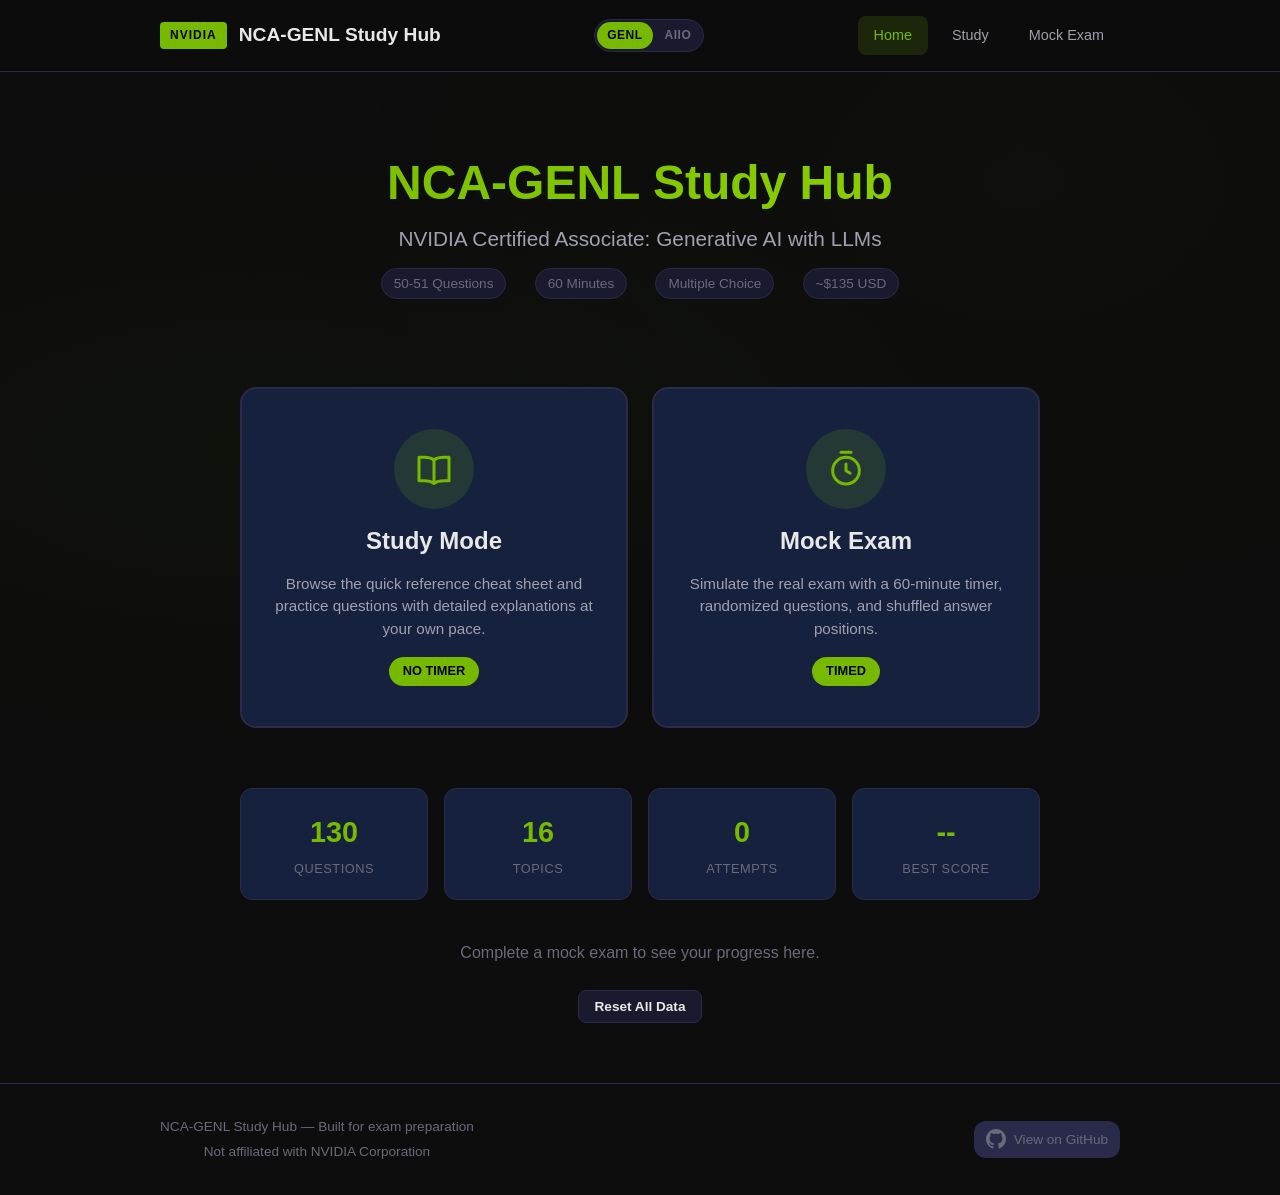
<file: docs/index.html>
<!DOCTYPE html>
<html lang="en">
<head>
  <meta charset="UTF-8">
  <meta name="viewport" content="width=device-width, initial-scale=1.0">
  <title>NCA-GENL Study Hub | NVIDIA Certified Associate</title>
  <link rel="icon" type="image/x-icon" href="favicon.ico">
  <link rel="stylesheet" href="css/styles.css">
</head>
<body>
  <!-- Navbar -->
  <nav class="navbar">
    <div class="container">
      <a href="index.html" class="navbar-brand">
        <span class="nvidia-badge">NVIDIA</span>
        NCA-GENL Study Hub
      </a>
      <div class="track-switch" aria-label="Certification track">
        <a href="index.html" class="active">GENL</a>
        <a href="aiio.html">AIIO</a>
      </div>
      <div class="navbar-links">
        <a href="index.html" class="active">Home</a>
        <a href="study.html">Study</a>
        <a href="exam.html">Mock Exam</a>
      </div>
    </div>
  </nav>

  <!-- Hero -->
  <section class="hero">
    <div class="container">
      <h1>NCA-GENL Study Hub</h1>
      <p class="subtitle">NVIDIA Certified Associate: Generative AI with LLMs</p>
      <div class="exam-info">
        <span>50-51 Questions</span>
        <span>60 Minutes</span>
        <span>Multiple Choice</span>
        <span>~$135 USD</span>
      </div>
    </div>
  </section>

  <!-- Mode Cards -->
  <section class="container">
    <div class="mode-cards">
      <a href="study.html" class="mode-card">
        <div class="icon">
          <svg class="mode-icon" viewBox="0 0 24 24" fill="none" stroke="currentColor" stroke-width="1.8" stroke-linecap="round" stroke-linejoin="round" aria-hidden="true" focusable="false">
            <path d="M12 6.5C10.5 5.5 8.5 5 6 5H3v14h3c2.5 0 4.5.5 6 1.5"/>
            <path d="M12 6.5C13.5 5.5 15.5 5 18 5h3v14h-3c-2.5 0-4.5.5-6 1.5"/>
            <path d="M12 6.5v14"/>
          </svg>
        </div>
        <h2>Study Mode</h2>
        <p>Browse the quick reference cheat sheet and practice questions with detailed explanations at your own pace.</p>
        <span class="badge">NO TIMER</span>
      </a>
      <a href="exam.html" class="mode-card">
        <div class="icon">
          <svg class="mode-icon" viewBox="0 0 24 24" fill="none" stroke="currentColor" stroke-width="1.8" stroke-linecap="round" stroke-linejoin="round" aria-hidden="true" focusable="false">
            <circle cx="12" cy="13" r="8"/>
            <path d="M12 9v4l2.5 1.5"/>
            <path d="M9 2h6"/>
          </svg>
        </div>
        <h2>Mock Exam</h2>
        <p>Simulate the real exam with a 60-minute timer, randomized questions, and shuffled answer positions.</p>
        <span class="badge">TIMED</span>
      </a>
    </div>
  </section>

  <!-- Stats -->
  <section class="container">
    <div class="stats-bar" id="statsBar">
      <div class="stat-item">
        <div class="stat-value" id="statTotal">--</div>
        <div class="stat-label">Questions</div>
      </div>
      <div class="stat-item">
        <div class="stat-value" id="statTopics">--</div>
        <div class="stat-label">Topics</div>
      </div>
      <div class="stat-item">
        <div class="stat-value" id="statAttempts">0</div>
        <div class="stat-label">Attempts</div>
      </div>
      <div class="stat-item">
        <div class="stat-value" id="statBestScore">--</div>
        <div class="stat-label">Best Score</div>
      </div>
    </div>
  </section>

  <!-- Recent Activity -->
  <section class="container" style="max-width: 800px; margin-bottom: 60px;">
    <div id="recentActivity" style="text-align: center;">
      <p class="text-muted">Complete a mock exam to see your progress here.</p>
    </div>
    <div style="text-align: center; margin-top: 24px;">
      <button class="btn btn-secondary btn-sm" onclick="resetAllData()">Reset All Data</button>
    </div>
  </section>

  <!-- Footer -->
  <footer class="footer">
    <div class="container">
      <div style="display: flex; justify-content: space-between; align-items: center;">
        <div>
          <p>NCA-GENL Study Hub &mdash; Built for exam preparation</p>
          <p style="margin-top: 4px;">Not affiliated with NVIDIA Corporation</p>
        </div>
        <a href="https://github.com/Houssemamor/NVIDIA-NCA-GENL-Training" target="_blank" rel="noopener" style="display: inline-flex; align-items: center; gap: 8px; padding: 8px 12px; background: var(--border-color); border-radius: var(--radius-md); text-decoration: none; color: inherit; transition: background 0.2s;" onmouseover="this.style.background='var(--bg-card)'" onmouseout="this.style.background='var(--border-color)'">
          <svg width="20" height="20" viewBox="0 0 24 24" fill="currentColor" xmlns="http://www.w3.org/2000/svg">
            <path d="M12 0c-6.626 0-12 5.373-12 12 0 5.302 3.438 9.8 8.207 11.387.599.111.793-.261.793-.577v-2.234c-3.338.726-4.033-1.416-4.033-1.416-.546-1.387-1.333-1.756-1.333-1.756-1.089-.745.083-.729.083-.729 1.205.084 1.839 1.237 1.839 1.237 1.07 1.834 2.807 1.304 3.492.997.107-.775.418-1.305.762-1.604-2.665-.305-5.467-1.334-5.467-5.931 0-1.311.469-2.381 1.236-3.221-.124-.303-.535-1.524.117-3.176 0 0 1.008-.322 3.301 1.23.957-.266 1.983-.399 3.003-.404 1.02.005 2.047.138 3.006.404 2.291-1.552 3.297-1.23 3.297-1.23.653 1.653.242 2.874.118 3.176.77.84 1.235 1.911 1.235 3.221 0 4.609-2.807 5.624-5.479 5.921.43.372.823 1.102.823 2.222v 3.293c0 .319.192.694.801.576 4.765-1.589 8.199-6.086 8.199-11.386 0-6.627-5.373-12-12-12z"/>
          </svg>
          View on GitHub
        </a>
      </div>
    </div>
  </footer>

  <script src="js/questions.js"></script>
  <script>
    document.addEventListener('DOMContentLoaded', function() {
      // Populate stats
      if (typeof QUESTIONS_DB !== 'undefined') {
        document.getElementById('statTotal').textContent = QUESTIONS_DB.questions.length;
        document.getElementById('statTopics').textContent = QUESTIONS_DB.metadata.topics.length;
      }

      // Load localStorage stats
      loadStats();
    });

    function loadStats() {
      var history = JSON.parse(localStorage.getItem('nca_genl_history') || '[]');
      var attempts = history.length;
      document.getElementById('statAttempts').textContent = attempts;

      if (attempts > 0) {
        var bestPercent = Math.max.apply(null, history.map(function(h) { return h.percent; }));
        document.getElementById('statBestScore').textContent = bestPercent + '%';

        var latest = history[history.length - 1];
        var activityEl = document.getElementById('recentActivity');
        activityEl.innerHTML =
          '<div style="background: var(--bg-card); border: 1px solid var(--border-color); border-radius: var(--radius-md); padding: 20px;">' +
          '<h4 style="margin-bottom: 12px;">Recent Activity</h4>' +
          history.slice(-5).reverse().map(function(h) {
            var cls = h.percent >= 90 ? 'color:var(--success)' :
                      h.percent >= 80 ? 'color:var(--nv-green)' :
                      h.percent >= 70 ? 'color:var(--warning)' : 'color:var(--danger)';
            return '<div style="display:flex;justify-content:space-between;padding:8px 0;border-bottom:1px solid var(--border-color);">' +
              '<span class="text-muted">' + h.date + '</span>' +
              '<span style="' + cls + ';font-weight:700;">' + h.score + '/' + h.total + ' (' + h.percent + '%)</span>' +
              '</div>';
          }).join('') +
          '</div>';
      } else {
        document.getElementById('statBestScore').textContent = '--';
      }
    }

    function resetAllData() {
      if (confirm('Are you sure you want to reset ALL saved data? This cannot be undone.')) {
        localStorage.removeItem('nca_genl_history');
        localStorage.removeItem('nca_genl_exam_session');
        location.reload();
      }
    }
  </script>
</body>
</html>
</file>
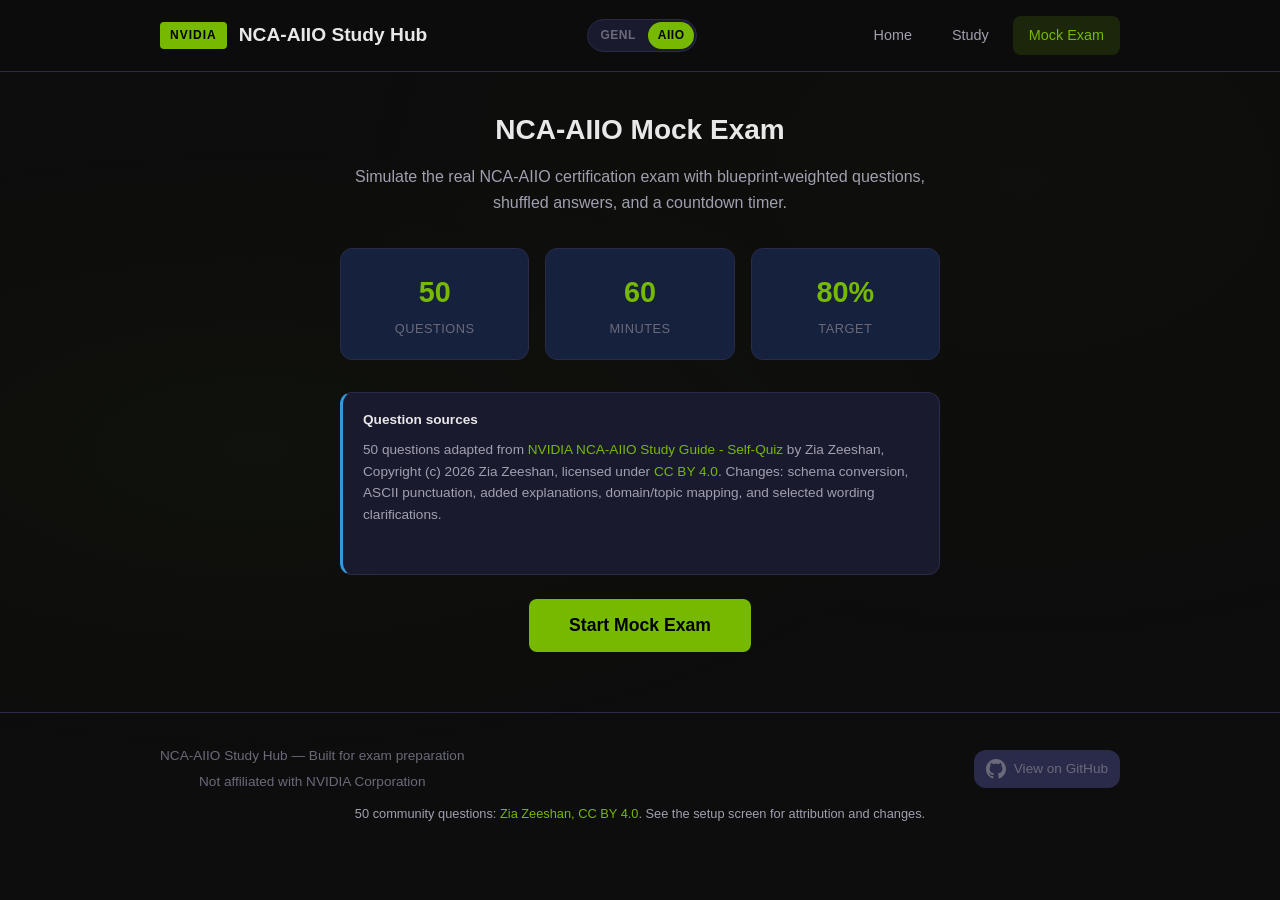
<file: docs/aiio-exam.html>
<!DOCTYPE html>
<html lang="en">
<head>
  <meta charset="UTF-8">
  <meta name="viewport" content="width=device-width, initial-scale=1.0">
  <title>Mock Exam | NCA-AIIO Study Hub</title>
  <link rel="icon" type="image/x-icon" href="favicon.ico">
  <link rel="stylesheet" href="css/styles.css">
</head>
<body>
  <!-- Navbar -->
  <nav class="navbar" aria-label="Primary">
    <div class="container">
      <a href="aiio.html" class="navbar-brand">
        <span class="nvidia-badge">NVIDIA</span>
        NCA-AIIO Study Hub
      </a>
      <div class="track-switch" aria-label="Certification track">
        <a href="index.html">GENL</a>
        <a href="aiio.html" class="active">AIIO</a>
      </div>
      <div class="navbar-links">
        <a href="aiio.html">Home</a>
        <a href="aiio-study.html">Study</a>
        <a href="aiio-exam.html" class="active">Mock Exam</a>
      </div>
    </div>
  </nav>

  <div class="container">

    <!-- SETUP SCREEN -->
    <div id="examSetup" class="exam-setup">
      <h2>NCA-AIIO Mock Exam</h2>
      <p>Simulate the real NCA-AIIO certification exam with blueprint-weighted questions, shuffled answers, and a countdown timer.</p>

      <div class="exam-info-grid">
        <div class="exam-info-item">
          <div class="value">50</div>
          <div class="label">Questions</div>
        </div>
        <div class="exam-info-item">
          <div class="value">60</div>
          <div class="label">Minutes</div>
        </div>
        <div class="exam-info-item">
          <div class="value">80%</div>
          <div class="label">Target</div>
        </div>
      </div>

      <div class="source-notice" style="text-align: left;">
        <strong>Question sources</strong>
        <p>
          50 questions adapted from
          <a href="https://github.com/ziash/nvidia-nca-aiio-study-guide" target="_blank" rel="noopener">NVIDIA NCA-AIIO Study Guide - Self-Quiz</a>
          by Zia Zeeshan, Copyright (c) 2026 Zia Zeeshan, licensed under
          <a href="https://creativecommons.org/licenses/by/4.0/" target="_blank" rel="noopener">CC BY 4.0</a>.
          Changes: schema conversion, ASCII punctuation, added explanations, domain/topic mapping, and selected wording clarifications.
        </p>
      </div>

      <div id="resumePrompt" class="hidden" style="background: var(--bg-card); border: 1px solid var(--warning); border-radius: var(--radius-md); padding: 20px; margin-bottom: 24px;">
        <p style="color: var(--warning); font-weight: 600; margin-bottom: 12px;">You have an unfinished exam session.</p>
        <div style="display: flex; gap: 12px; justify-content: center;">
          <button class="btn btn-primary" onclick="resumeExam()">Resume Exam</button>
          <button class="btn btn-secondary" onclick="discardSession()">Start Fresh</button>
        </div>
      </div>

      <button id="startBtn" class="btn btn-primary btn-lg" onclick="startExam()">Start Mock Exam</button>
    </div>

    <!-- EXAM INTERFACE -->
    <div id="examContainer" class="exam-container">
      <!-- Top Bar -->
      <div class="exam-topbar">
        <div class="timer" id="timer">
          <span class="timer-icon" aria-hidden="true">
            <svg viewBox="0 0 24 24" fill="none" stroke="currentColor" stroke-width="2" stroke-linecap="round" stroke-linejoin="round" focusable="false">
              <circle cx="12" cy="13" r="8"/>
              <path d="M12 9v4l2.5 1.5"/>
              <path d="M9 2h6"/>
            </svg>
          </span>
          <span id="timerDisplay">60:00</span>
        </div>
        <div class="exam-progress">
          <span id="progressText">1 / 50</span>
          <div class="progress-bar">
            <div class="progress-fill" id="progressFill" style="width: 2%"></div>
          </div>
          <span id="answeredCount">0 answered</span>
        </div>
      </div>

      <!-- Question Grid -->
      <div class="question-grid" id="questionGrid"></div>

      <!-- Current Question -->
      <div class="exam-question" id="examQuestion">
        <div class="question-header">
          <span class="question-number" id="qNumber">Q1</span>
          <span class="question-topic" id="qTopic">Topic</span>
        </div>
        <div class="question-text" id="qText">Loading...</div>
        <div class="options-list" id="qOptions"></div>
      </div>

      <!-- Navigation -->
      <div class="exam-nav">
        <button class="nav-btn" id="prevBtn" onclick="prevQuestion()">
          <svg viewBox="0 0 24 24" fill="none" stroke="currentColor" stroke-width="2" stroke-linecap="round" stroke-linejoin="round" aria-hidden="true" focusable="false">
            <path d="M15 18l-6-6 6-6"/>
          </svg>
          Previous
        </button>
        <button class="mark-review-btn" id="markBtn" onclick="toggleMark()">
          <svg viewBox="0 0 24 24" fill="none" stroke="currentColor" stroke-width="2" stroke-linecap="round" stroke-linejoin="round" aria-hidden="true" focusable="false">
            <path d="M5 21V4"/>
            <path d="M5 4h11l-1.5 3L16 10H5"/>
          </svg>
          <span id="markBtnLabel">Mark for Review</span>
        </button>
        <button class="nav-btn" id="nextBtn" onclick="nextQuestion()">
          Next
          <svg viewBox="0 0 24 24" fill="none" stroke="currentColor" stroke-width="2" stroke-linecap="round" stroke-linejoin="round" aria-hidden="true" focusable="false">
            <path d="M9 18l6-6-6-6"/>
          </svg>
        </button>
      </div>

      <!-- Submit -->
      <div class="submit-section">
        <button class="btn btn-primary btn-lg" onclick="confirmSubmit()">Submit Exam</button>
      </div>
    </div>

    <!-- RESULTS -->
    <div id="resultsContainer" class="results-container">
      <h2 style="margin-bottom: 24px;">Exam Results</h2>

      <div class="results-score-circle" id="scoreCircle">
        <div class="score-percent" id="scorePercent">0%</div>
        <div class="score-label" id="scoreRaw">0/50</div>
      </div>

      <div class="results-message" id="resultsMessage">--</div>
      <div class="results-detail" id="resultsDetail">--</div>

      <div class="results-stats">
        <div class="results-stat">
          <div class="value text-green" id="resultCorrect">0</div>
          <div class="label">Correct</div>
        </div>
        <div class="results-stat">
          <div class="value" style="color: var(--danger)" id="resultIncorrect">0</div>
          <div class="label">Incorrect</div>
        </div>
        <div class="results-stat">
          <div class="value text-muted" id="resultUnanswered">0</div>
          <div class="label">Unanswered</div>
        </div>
        <div class="results-stat">
          <div class="value" id="resultTime">--</div>
          <div class="label">Time Used</div>
        </div>
      </div>

      <div class="results-actions">
        <button class="btn btn-primary" onclick="showReview()">Review Answers</button>
        <button class="btn btn-secondary" onclick="restartExam()">Take New Exam</button>
        <a href="aiio.html" class="btn btn-secondary">Back to Home</a>
      </div>

      <!-- Review -->
      <div class="review-section hidden" id="reviewSection">
        <h3>Answer Review</h3>
        <div class="review-filter-bar">
          <button class="topic-btn active" onclick="filterReview('all', this)">All</button>
          <button class="topic-btn" onclick="filterReview('incorrect', this)">Incorrect Only</button>
          <button class="topic-btn" onclick="filterReview('correct', this)">Correct Only</button>
          <button class="topic-btn" onclick="filterReview('unanswered', this)">Unanswered</button>
        </div>
        <div id="reviewList"></div>
      </div>
    </div>

  </div>

  <!-- Footer -->
  <footer class="footer">
    <div class="container">
      <div style="display: flex; justify-content: space-between; align-items: center;">
        <div>
          <p>NCA-AIIO Study Hub &mdash; Built for exam preparation</p>
          <p style="margin-top: 4px;">Not affiliated with NVIDIA Corporation</p>
        </div>
        <a href="https://github.com/Houssemamor/NVIDIA-NCA-GENL-Training" target="_blank" rel="noopener" style="display: inline-flex; align-items: center; gap: 8px; padding: 8px 12px; background: var(--border-color); border-radius: var(--radius-md); text-decoration: none; color: inherit; transition: background 0.2s;" onmouseover="this.style.background='var(--bg-card)'" onmouseout="this.style.background='var(--border-color)'">
          <svg width="20" height="20" viewBox="0 0 24 24" fill="currentColor" xmlns="http://www.w3.org/2000/svg">
            <path d="M12 0c-6.626 0-12 5.373-12 12 0 5.302 3.438 9.8 8.207 11.387.599.111.793-.261.793-.577v-2.234c-3.338.726-4.033-1.416-4.033-1.416-.546-1.387-1.333-1.756-1.333-1.756-1.089-.745.083-.729.083-.729 1.205.084 1.839 1.237 1.839 1.237 1.07 1.834 2.807 1.304 3.492.997.107-.775.418-1.305.762-1.604-2.665-.305-5.467-1.334-5.467-5.931 0-1.311.469-2.381 1.236-3.221-.124-.303-.535-1.524.117-3.176 0 0 1.008-.322 3.301 1.23.957-.266 1.983-.399 3.003-.404 1.02.005 2.047.138 3.006.404 2.291-1.552 3.297-1.23 3.297-1.23.653 1.653.242 2.874.118 3.176.77.84 1.235 1.911 1.235 3.221 0 4.609-2.807 5.624-5.479 5.921.43.372.823 1.102.823 2.222v 3.293c0 .319.192.694.801.576 4.765-1.589 8.199-6.086 8.199-11.386 0-6.627-5.373-12-12-12z"/>
          </svg>
          View on GitHub
        </a>
      </div>
      <p class="source-credit">
        50 community questions: <a href="aiio.html#sources">Zia Zeeshan, CC BY 4.0</a>. See the setup screen for attribution and changes.
      </p>
    </div>
  </footer>

  <script>
    window.TRACK_CONFIG = {
      bankGlobal: 'QUESTIONS_DB_AIIO',
      examName: 'NCA-AIIO',
      storagePrefix: 'nca_aiio',
      questionCount: 50,
      timeLimitSeconds: 3600,
      targetPercent: 80,
      // Blueprint weighting: 38% Essential AI, 40% Infrastructure, 22% Operations.
      domainQuotas: {
        'Essential AI Knowledge': 19,
        'AI Infrastructure': 20,
        'AI Operations': 11
      }
    };
  </script>
  <script src="js/questions-aiio.js"></script>
  <script src="js/questions-aiio-community.js"></script>
  <script src="js/questions-aiio-combined.js"></script>
  <script src="js/exam.js"></script>
</body>
</html>
</file>
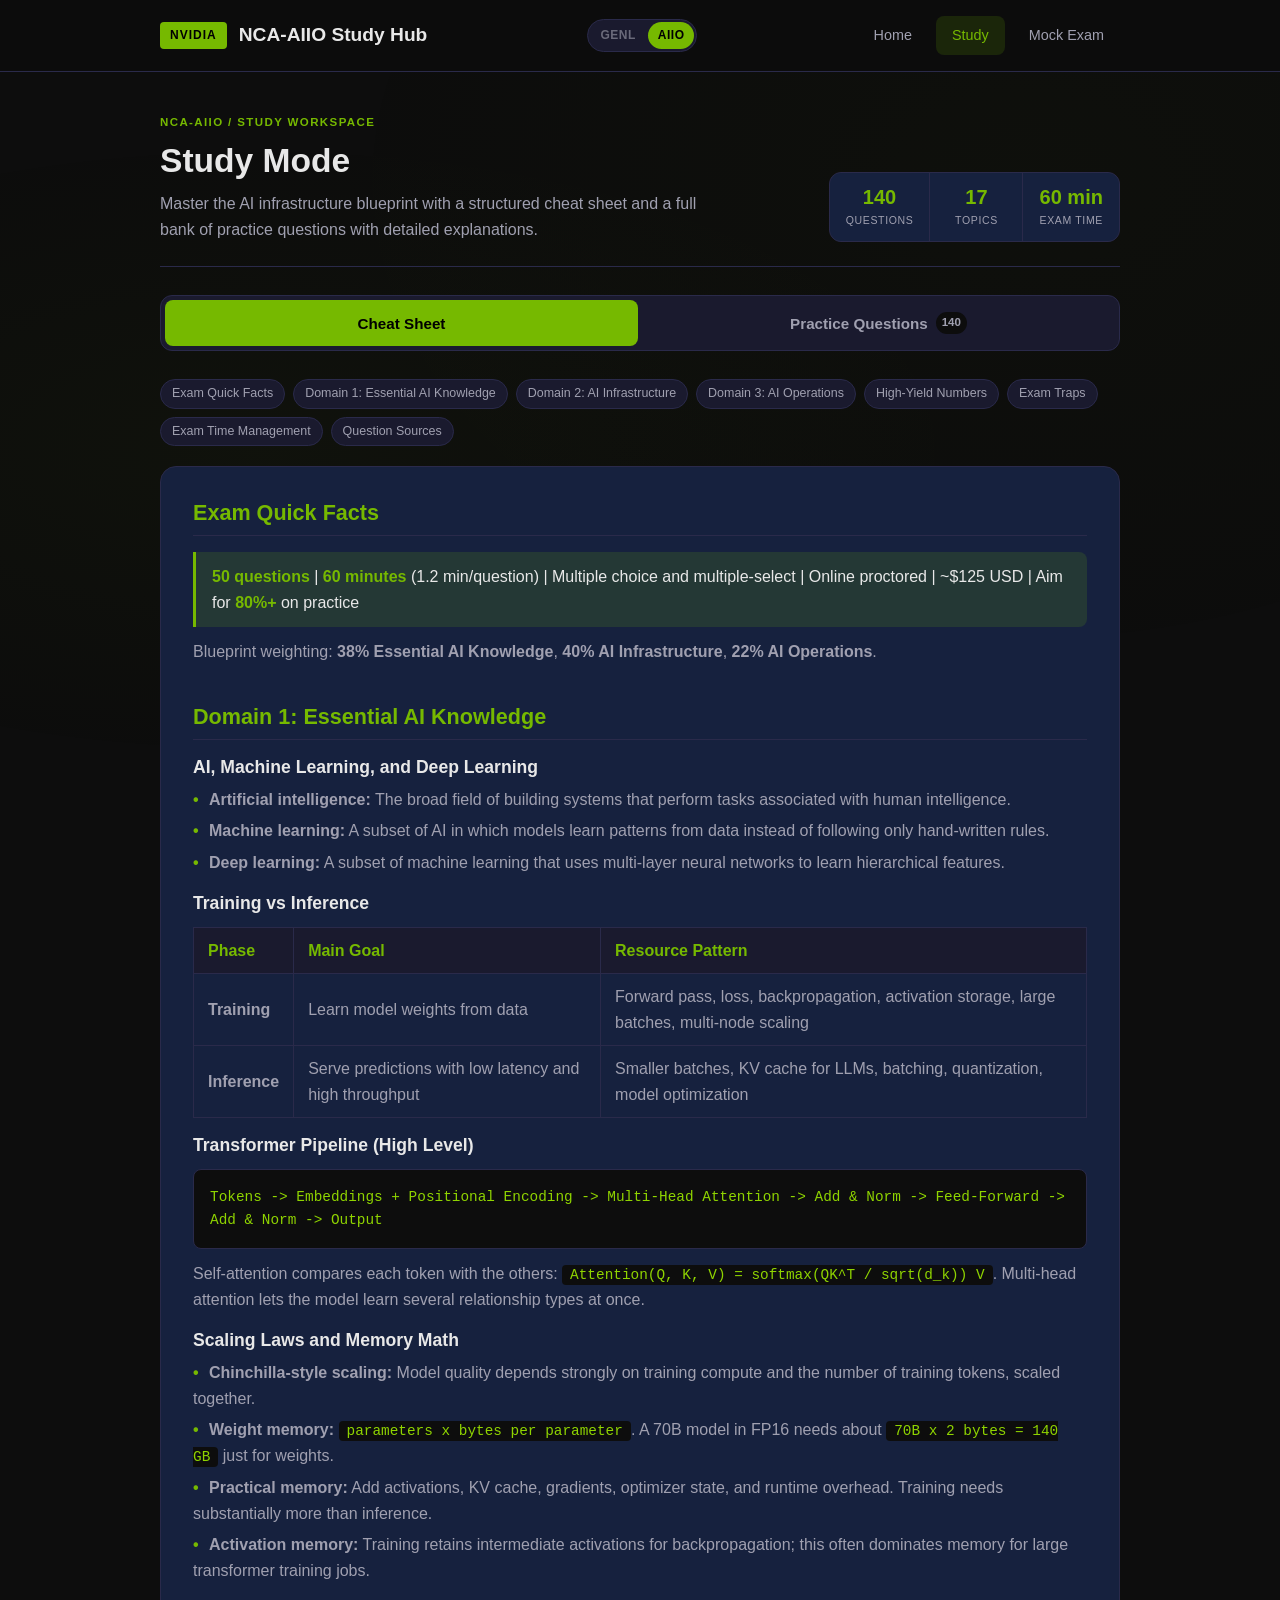
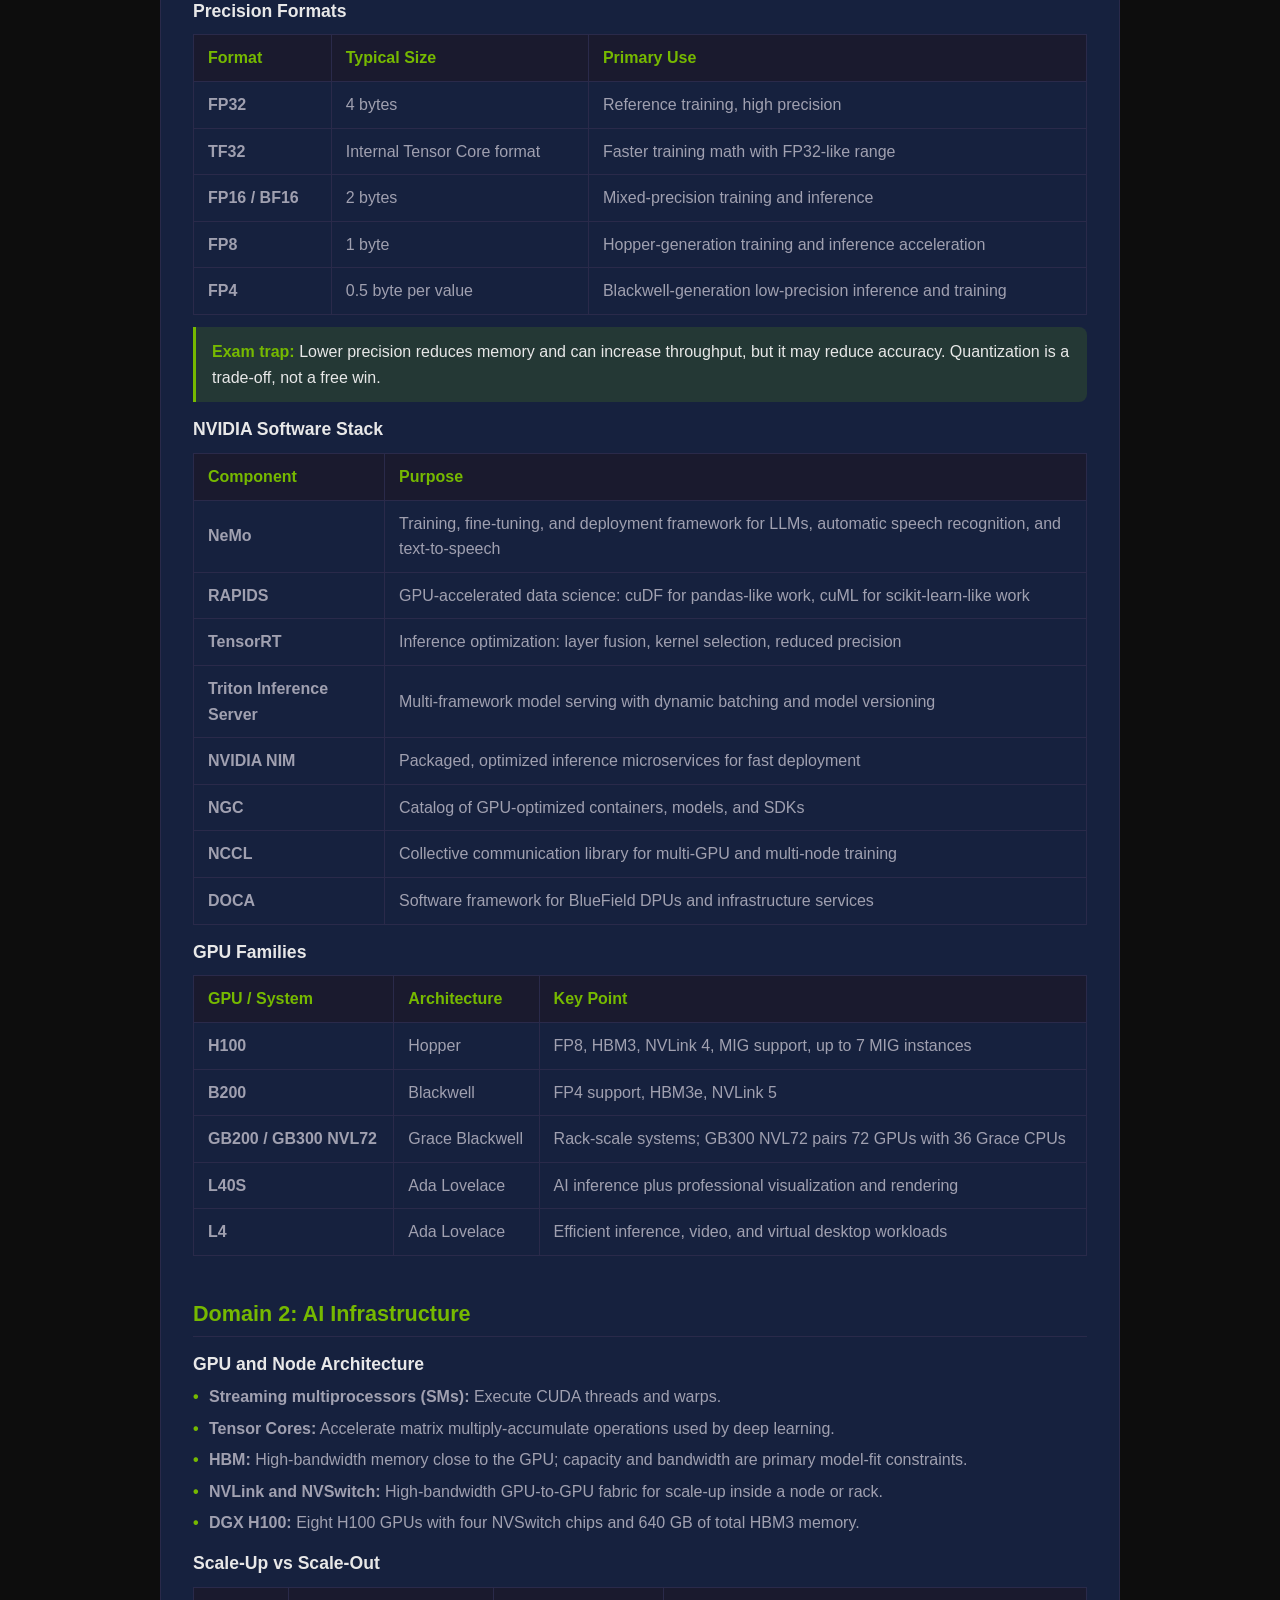
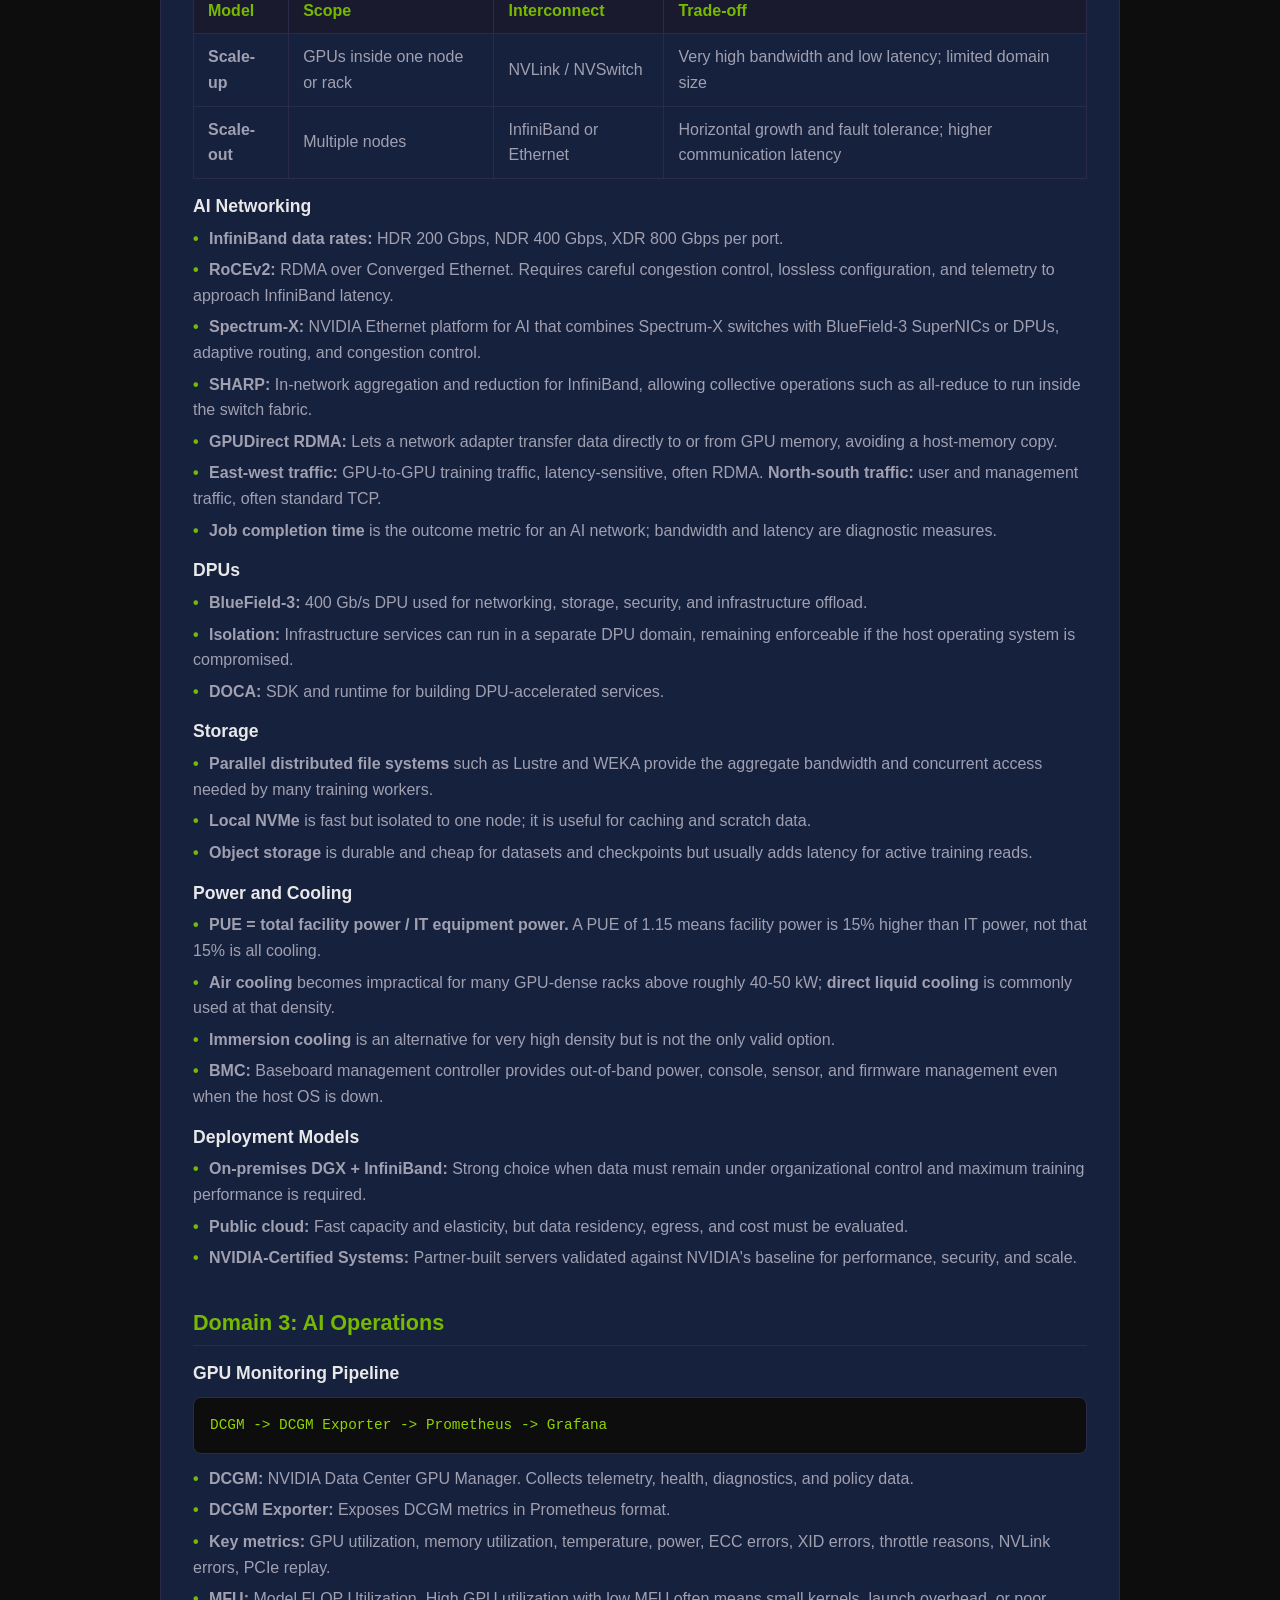
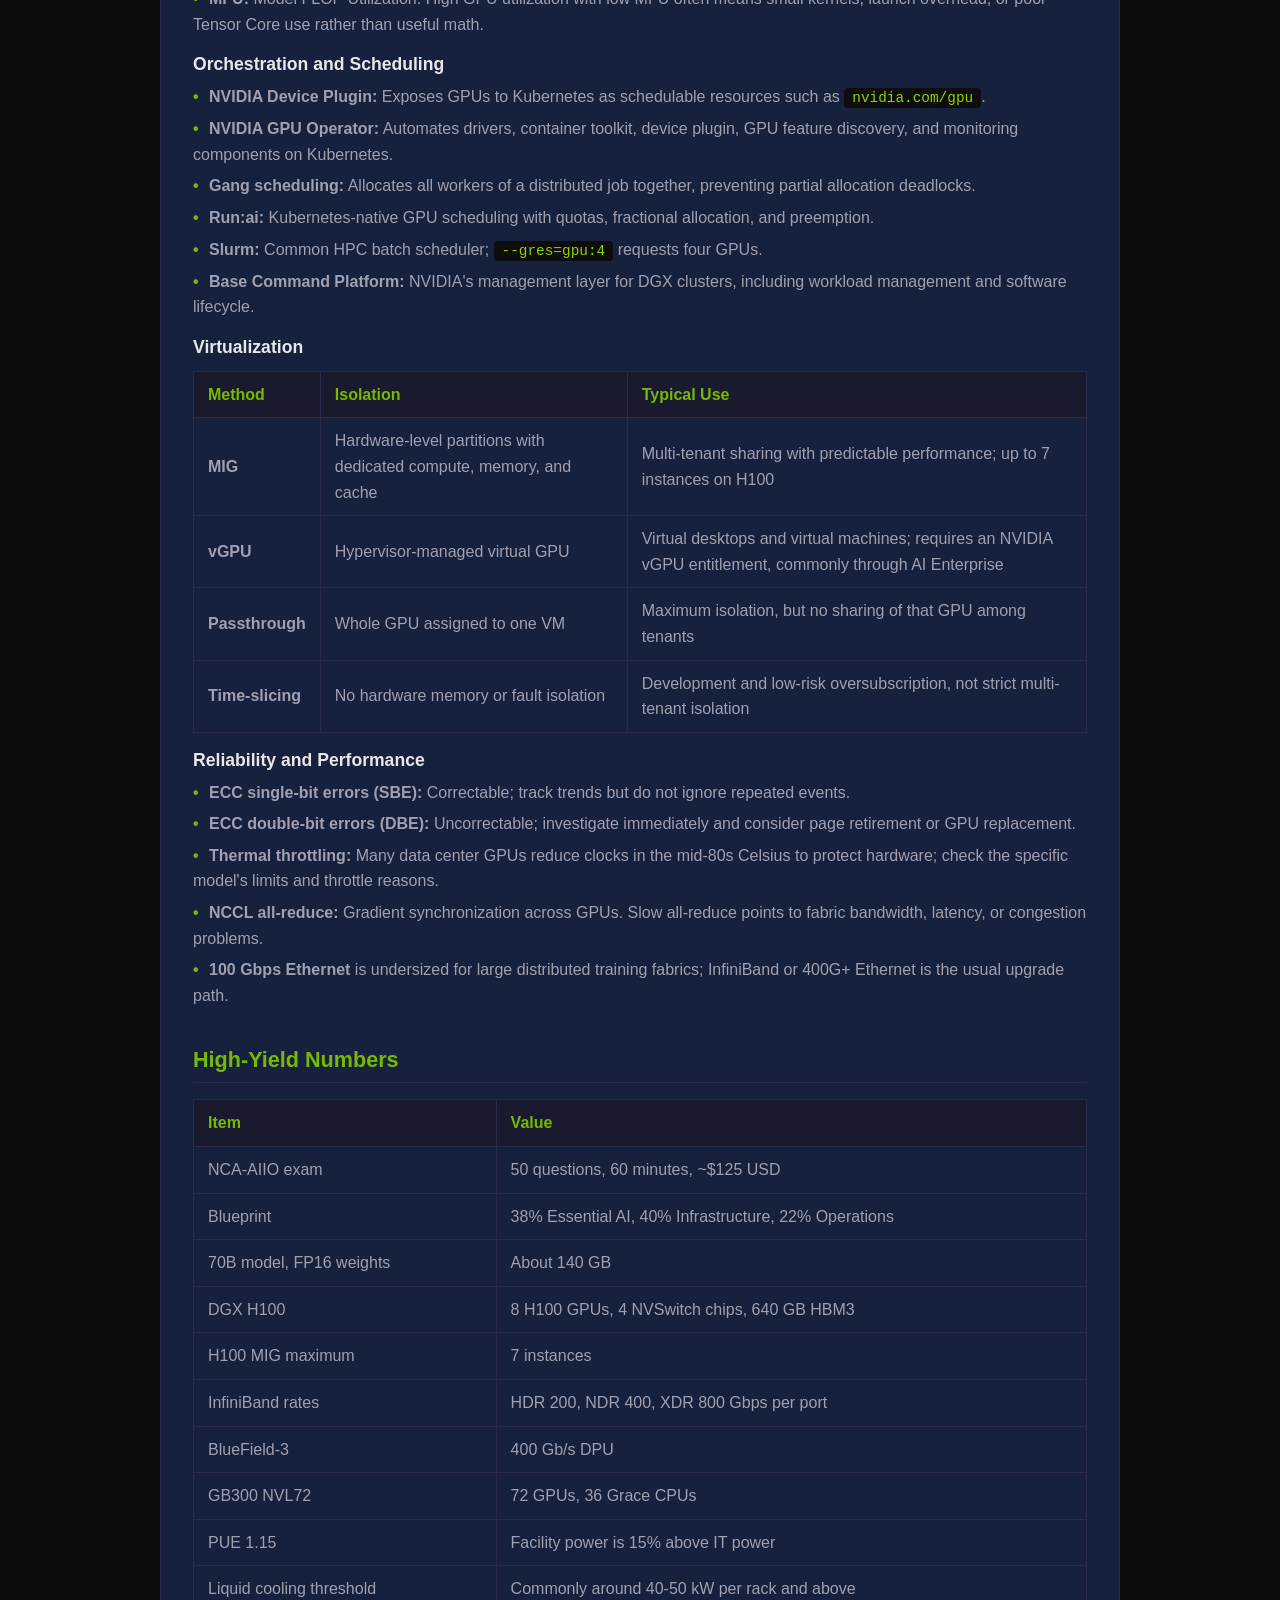
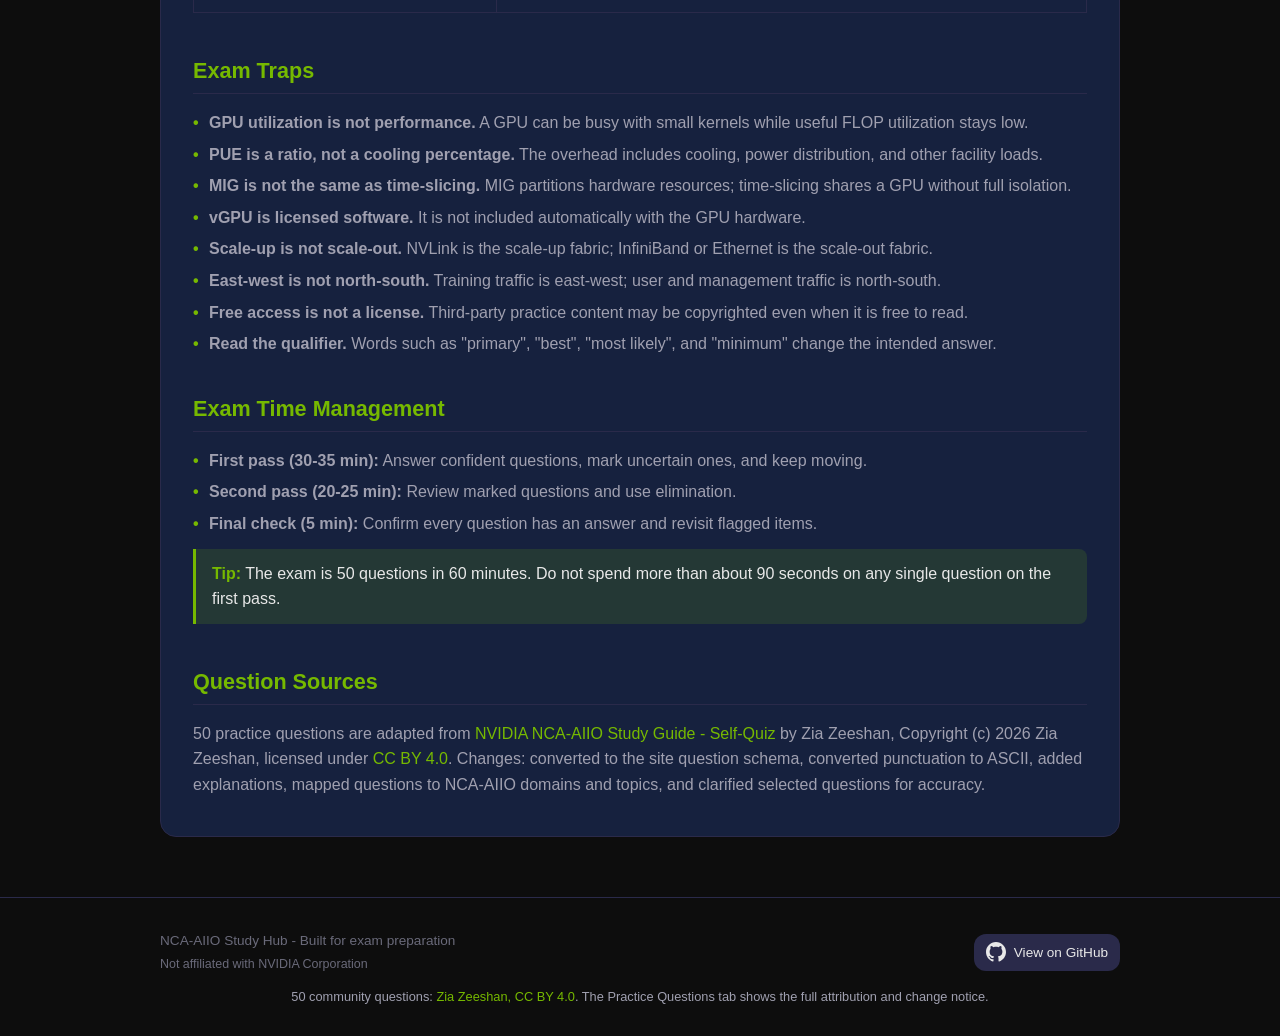
<file: docs/aiio-study.html>
<!DOCTYPE html>
<html lang="en">
<head>
  <meta charset="UTF-8">
  <meta name="viewport" content="width=device-width, initial-scale=1.0">
  <title>Study Mode | NCA-AIIO Study Hub</title>
  <link rel="icon" type="image/x-icon" href="favicon.ico">
  <link rel="stylesheet" href="css/styles.css">
</head>
<body>
  <a class="skip-link" href="#main-content">Skip to content</a>

  <!-- Navbar -->
  <nav class="navbar" aria-label="Primary">
    <div class="container">
      <a href="aiio.html" class="navbar-brand">
        <span class="nvidia-badge">NVIDIA</span>
        NCA-AIIO Study Hub
      </a>
      <div class="track-switch" aria-label="Certification track">
        <a href="index.html">GENL</a>
        <a href="aiio.html" class="active">AIIO</a>
      </div>
      <div class="navbar-links">
        <a href="aiio.html">Home</a>
        <a href="aiio-study.html" class="active">Study</a>
        <a href="aiio-exam.html">Mock Exam</a>
      </div>
    </div>
  </nav>

  <main class="container" id="main-content" tabindex="-1">
    <!-- Study Header -->
    <header class="study-header">
      <div class="study-header-main">
        <span class="study-eyebrow">NCA-AIIO / Study workspace</span>
        <h1>Study Mode</h1>
        <p>Master the AI infrastructure blueprint with a structured cheat sheet and a full bank of practice questions with detailed explanations.</p>
      </div>
      <div class="study-summary" role="group" aria-label="Study set summary">
        <div class="study-summary-item">
          <span class="study-summary-value" id="studyQuestionCount">--</span>
          <span class="study-summary-label">Questions</span>
        </div>
        <div class="study-summary-item">
          <span class="study-summary-value" id="studyTopicCount">--</span>
          <span class="study-summary-label">Topics</span>
        </div>
        <div class="study-summary-item">
          <span class="study-summary-value">60 min</span>
          <span class="study-summary-label">Exam time</span>
        </div>
      </div>
    </header>

    <!-- Tabs -->
    <div class="study-tabs" role="tablist" aria-label="Study views">
      <button class="study-tab active" id="tab-btn-cheatsheet" type="button" role="tab" aria-selected="true" aria-controls="tab-cheatsheet" tabindex="0" data-tab="cheatsheet">Cheat Sheet</button>
      <button class="study-tab" id="tab-btn-questions" type="button" role="tab" aria-selected="false" aria-controls="tab-questions" tabindex="-1" data-tab="questions">Practice Questions <span class="study-tab-count" id="studyTabQuestionCount">--</span></button>
    </div>

    <!-- CHEAT SHEET TAB -->
    <div id="tab-cheatsheet" class="study-panel active" role="tabpanel" aria-labelledby="tab-btn-cheatsheet" tabindex="0">
      <nav id="cheatsheetNav" class="cheatsheet-nav" aria-label="Cheat sheet sections" hidden></nav>
      <div class="ref-sheet">

        <div class="ref-section">
          <h3>Exam Quick Facts</h3>
          <div class="ref-highlight">
            <strong>50 questions</strong> | <strong>60 minutes</strong> (1.2 min/question) | Multiple choice and multiple-select | Online proctored | ~$125 USD | Aim for <strong>80%+</strong> on practice
          </div>
          <p>Blueprint weighting: <strong>38% Essential AI Knowledge</strong>, <strong>40% AI Infrastructure</strong>, <strong>22% AI Operations</strong>.</p>
        </div>

        <div class="ref-section">
          <h3>Domain 1: Essential AI Knowledge</h3>

          <h4>AI, Machine Learning, and Deep Learning</h4>
          <ul>
            <li><strong>Artificial intelligence:</strong> The broad field of building systems that perform tasks associated with human intelligence.</li>
            <li><strong>Machine learning:</strong> A subset of AI in which models learn patterns from data instead of following only hand-written rules.</li>
            <li><strong>Deep learning:</strong> A subset of machine learning that uses multi-layer neural networks to learn hierarchical features.</li>
          </ul>

          <h4>Training vs Inference</h4>
          <table class="ref-table">
            <thead>
              <tr><th>Phase</th><th>Main Goal</th><th>Resource Pattern</th></tr>
            </thead>
            <tbody>
              <tr><td><strong>Training</strong></td><td>Learn model weights from data</td><td>Forward pass, loss, backpropagation, activation storage, large batches, multi-node scaling</td></tr>
              <tr><td><strong>Inference</strong></td><td>Serve predictions with low latency and high throughput</td><td>Smaller batches, KV cache for LLMs, batching, quantization, model optimization</td></tr>
            </tbody>
          </table>

          <h4>Transformer Pipeline (High Level)</h4>
          <div class="ref-code-block">Tokens -&gt; Embeddings + Positional Encoding -&gt; Multi-Head Attention -&gt; Add &amp; Norm -&gt; Feed-Forward -&gt; Add &amp; Norm -&gt; Output</div>
          <p>Self-attention compares each token with the others: <code>Attention(Q, K, V) = softmax(QK^T / sqrt(d_k)) V</code>. Multi-head attention lets the model learn several relationship types at once.</p>

          <h4>Scaling Laws and Memory Math</h4>
          <ul>
            <li><strong>Chinchilla-style scaling:</strong> Model quality depends strongly on training compute and the number of training tokens, scaled together.</li>
            <li><strong>Weight memory:</strong> <code>parameters x bytes per parameter</code>. A 70B model in FP16 needs about <code>70B x 2 bytes = 140 GB</code> just for weights.</li>
            <li><strong>Practical memory:</strong> Add activations, KV cache, gradients, optimizer state, and runtime overhead. Training needs substantially more than inference.</li>
            <li><strong>Activation memory:</strong> Training retains intermediate activations for backpropagation; this often dominates memory for large transformer training jobs.</li>
          </ul>

          <h4>Precision Formats</h4>
          <table class="ref-table">
            <thead>
              <tr><th>Format</th><th>Typical Size</th><th>Primary Use</th></tr>
            </thead>
            <tbody>
              <tr><td><strong>FP32</strong></td><td>4 bytes</td><td>Reference training, high precision</td></tr>
              <tr><td><strong>TF32</strong></td><td>Internal Tensor Core format</td><td>Faster training math with FP32-like range</td></tr>
              <tr><td><strong>FP16 / BF16</strong></td><td>2 bytes</td><td>Mixed-precision training and inference</td></tr>
              <tr><td><strong>FP8</strong></td><td>1 byte</td><td>Hopper-generation training and inference acceleration</td></tr>
              <tr><td><strong>FP4</strong></td><td>0.5 byte per value</td><td>Blackwell-generation low-precision inference and training</td></tr>
            </tbody>
          </table>
          <div class="ref-highlight">
            <strong>Exam trap:</strong> Lower precision reduces memory and can increase throughput, but it may reduce accuracy. Quantization is a trade-off, not a free win.
          </div>

          <h4>NVIDIA Software Stack</h4>
          <table class="ref-table">
            <thead>
              <tr><th>Component</th><th>Purpose</th></tr>
            </thead>
            <tbody>
              <tr><td><strong>NeMo</strong></td><td>Training, fine-tuning, and deployment framework for LLMs, automatic speech recognition, and text-to-speech</td></tr>
              <tr><td><strong>RAPIDS</strong></td><td>GPU-accelerated data science: cuDF for pandas-like work, cuML for scikit-learn-like work</td></tr>
              <tr><td><strong>TensorRT</strong></td><td>Inference optimization: layer fusion, kernel selection, reduced precision</td></tr>
              <tr><td><strong>Triton Inference Server</strong></td><td>Multi-framework model serving with dynamic batching and model versioning</td></tr>
              <tr><td><strong>NVIDIA NIM</strong></td><td>Packaged, optimized inference microservices for fast deployment</td></tr>
              <tr><td><strong>NGC</strong></td><td>Catalog of GPU-optimized containers, models, and SDKs</td></tr>
              <tr><td><strong>NCCL</strong></td><td>Collective communication library for multi-GPU and multi-node training</td></tr>
              <tr><td><strong>DOCA</strong></td><td>Software framework for BlueField DPUs and infrastructure services</td></tr>
            </tbody>
          </table>

          <h4>GPU Families</h4>
          <table class="ref-table">
            <thead>
              <tr><th>GPU / System</th><th>Architecture</th><th>Key Point</th></tr>
            </thead>
            <tbody>
              <tr><td><strong>H100</strong></td><td>Hopper</td><td>FP8, HBM3, NVLink 4, MIG support, up to 7 MIG instances</td></tr>
              <tr><td><strong>B200</strong></td><td>Blackwell</td><td>FP4 support, HBM3e, NVLink 5</td></tr>
              <tr><td><strong>GB200 / GB300 NVL72</strong></td><td>Grace Blackwell</td><td>Rack-scale systems; GB300 NVL72 pairs 72 GPUs with 36 Grace CPUs</td></tr>
              <tr><td><strong>L40S</strong></td><td>Ada Lovelace</td><td>AI inference plus professional visualization and rendering</td></tr>
              <tr><td><strong>L4</strong></td><td>Ada Lovelace</td><td>Efficient inference, video, and virtual desktop workloads</td></tr>
            </tbody>
          </table>
        </div>

        <div class="ref-section">
          <h3>Domain 2: AI Infrastructure</h3>

          <h4>GPU and Node Architecture</h4>
          <ul>
            <li><strong>Streaming multiprocessors (SMs):</strong> Execute CUDA threads and warps.</li>
            <li><strong>Tensor Cores:</strong> Accelerate matrix multiply-accumulate operations used by deep learning.</li>
            <li><strong>HBM:</strong> High-bandwidth memory close to the GPU; capacity and bandwidth are primary model-fit constraints.</li>
            <li><strong>NVLink and NVSwitch:</strong> High-bandwidth GPU-to-GPU fabric for scale-up inside a node or rack.</li>
            <li><strong>DGX H100:</strong> Eight H100 GPUs with four NVSwitch chips and 640 GB of total HBM3 memory.</li>
          </ul>

          <h4>Scale-Up vs Scale-Out</h4>
          <table class="ref-table">
            <thead>
              <tr><th>Model</th><th>Scope</th><th>Interconnect</th><th>Trade-off</th></tr>
            </thead>
            <tbody>
              <tr><td><strong>Scale-up</strong></td><td>GPUs inside one node or rack</td><td>NVLink / NVSwitch</td><td>Very high bandwidth and low latency; limited domain size</td></tr>
              <tr><td><strong>Scale-out</strong></td><td>Multiple nodes</td><td>InfiniBand or Ethernet</td><td>Horizontal growth and fault tolerance; higher communication latency</td></tr>
            </tbody>
          </table>

          <h4>AI Networking</h4>
          <ul>
            <li><strong>InfiniBand data rates:</strong> HDR 200 Gbps, NDR 400 Gbps, XDR 800 Gbps per port.</li>
            <li><strong>RoCEv2:</strong> RDMA over Converged Ethernet. Requires careful congestion control, lossless configuration, and telemetry to approach InfiniBand latency.</li>
            <li><strong>Spectrum-X:</strong> NVIDIA Ethernet platform for AI that combines Spectrum-X switches with BlueField-3 SuperNICs or DPUs, adaptive routing, and congestion control.</li>
            <li><strong>SHARP:</strong> In-network aggregation and reduction for InfiniBand, allowing collective operations such as all-reduce to run inside the switch fabric.</li>
            <li><strong>GPUDirect RDMA:</strong> Lets a network adapter transfer data directly to or from GPU memory, avoiding a host-memory copy.</li>
            <li><strong>East-west traffic:</strong> GPU-to-GPU training traffic, latency-sensitive, often RDMA. <strong>North-south traffic:</strong> user and management traffic, often standard TCP.</li>
            <li><strong>Job completion time</strong> is the outcome metric for an AI network; bandwidth and latency are diagnostic measures.</li>
          </ul>

          <h4>DPUs</h4>
          <ul>
            <li><strong>BlueField-3:</strong> 400 Gb/s DPU used for networking, storage, security, and infrastructure offload.</li>
            <li><strong>Isolation:</strong> Infrastructure services can run in a separate DPU domain, remaining enforceable if the host operating system is compromised.</li>
            <li><strong>DOCA:</strong> SDK and runtime for building DPU-accelerated services.</li>
          </ul>

          <h4>Storage</h4>
          <ul>
            <li><strong>Parallel distributed file systems</strong> such as Lustre and WEKA provide the aggregate bandwidth and concurrent access needed by many training workers.</li>
            <li><strong>Local NVMe</strong> is fast but isolated to one node; it is useful for caching and scratch data.</li>
            <li><strong>Object storage</strong> is durable and cheap for datasets and checkpoints but usually adds latency for active training reads.</li>
          </ul>

          <h4>Power and Cooling</h4>
          <ul>
            <li><strong>PUE = total facility power / IT equipment power.</strong> A PUE of 1.15 means facility power is 15% higher than IT power, not that 15% is all cooling.</li>
            <li><strong>Air cooling</strong> becomes impractical for many GPU-dense racks above roughly 40-50 kW; <strong>direct liquid cooling</strong> is commonly used at that density.</li>
            <li><strong>Immersion cooling</strong> is an alternative for very high density but is not the only valid option.</li>
            <li><strong>BMC:</strong> Baseboard management controller provides out-of-band power, console, sensor, and firmware management even when the host OS is down.</li>
          </ul>

          <h4>Deployment Models</h4>
          <ul>
            <li><strong>On-premises DGX + InfiniBand:</strong> Strong choice when data must remain under organizational control and maximum training performance is required.</li>
            <li><strong>Public cloud:</strong> Fast capacity and elasticity, but data residency, egress, and cost must be evaluated.</li>
            <li><strong>NVIDIA-Certified Systems:</strong> Partner-built servers validated against NVIDIA's baseline for performance, security, and scale.</li>
          </ul>
        </div>

        <div class="ref-section">
          <h3>Domain 3: AI Operations</h3>

          <h4>GPU Monitoring Pipeline</h4>
          <div class="ref-code-block">DCGM -&gt; DCGM Exporter -&gt; Prometheus -&gt; Grafana</div>
          <ul>
            <li><strong>DCGM:</strong> NVIDIA Data Center GPU Manager. Collects telemetry, health, diagnostics, and policy data.</li>
            <li><strong>DCGM Exporter:</strong> Exposes DCGM metrics in Prometheus format.</li>
            <li><strong>Key metrics:</strong> GPU utilization, memory utilization, temperature, power, ECC errors, XID errors, throttle reasons, NVLink errors, PCIe replay.</li>
            <li><strong>MFU:</strong> Model FLOP Utilization. High GPU utilization with low MFU often means small kernels, launch overhead, or poor Tensor Core use rather than useful math.</li>
          </ul>

          <h4>Orchestration and Scheduling</h4>
          <ul>
            <li><strong>NVIDIA Device Plugin:</strong> Exposes GPUs to Kubernetes as schedulable resources such as <code>nvidia.com/gpu</code>.</li>
            <li><strong>NVIDIA GPU Operator:</strong> Automates drivers, container toolkit, device plugin, GPU feature discovery, and monitoring components on Kubernetes.</li>
            <li><strong>Gang scheduling:</strong> Allocates all workers of a distributed job together, preventing partial allocation deadlocks.</li>
            <li><strong>Run:ai:</strong> Kubernetes-native GPU scheduling with quotas, fractional allocation, and preemption.</li>
            <li><strong>Slurm:</strong> Common HPC batch scheduler; <code>--gres=gpu:4</code> requests four GPUs.</li>
            <li><strong>Base Command Platform:</strong> NVIDIA's management layer for DGX clusters, including workload management and software lifecycle.</li>
          </ul>

          <h4>Virtualization</h4>
          <table class="ref-table">
            <thead>
              <tr><th>Method</th><th>Isolation</th><th>Typical Use</th></tr>
            </thead>
            <tbody>
              <tr><td><strong>MIG</strong></td><td>Hardware-level partitions with dedicated compute, memory, and cache</td><td>Multi-tenant sharing with predictable performance; up to 7 instances on H100</td></tr>
              <tr><td><strong>vGPU</strong></td><td>Hypervisor-managed virtual GPU</td><td>Virtual desktops and virtual machines; requires an NVIDIA vGPU entitlement, commonly through AI Enterprise</td></tr>
              <tr><td><strong>Passthrough</strong></td><td>Whole GPU assigned to one VM</td><td>Maximum isolation, but no sharing of that GPU among tenants</td></tr>
              <tr><td><strong>Time-slicing</strong></td><td>No hardware memory or fault isolation</td><td>Development and low-risk oversubscription, not strict multi-tenant isolation</td></tr>
            </tbody>
          </table>

          <h4>Reliability and Performance</h4>
          <ul>
            <li><strong>ECC single-bit errors (SBE):</strong> Correctable; track trends but do not ignore repeated events.</li>
            <li><strong>ECC double-bit errors (DBE):</strong> Uncorrectable; investigate immediately and consider page retirement or GPU replacement.</li>
            <li><strong>Thermal throttling:</strong> Many data center GPUs reduce clocks in the mid-80s Celsius to protect hardware; check the specific model's limits and throttle reasons.</li>
            <li><strong>NCCL all-reduce:</strong> Gradient synchronization across GPUs. Slow all-reduce points to fabric bandwidth, latency, or congestion problems.</li>
            <li><strong>100 Gbps Ethernet</strong> is undersized for large distributed training fabrics; InfiniBand or 400G+ Ethernet is the usual upgrade path.</li>
          </ul>
        </div>

        <div class="ref-section">
          <h3>High-Yield Numbers</h3>
          <table class="ref-table">
            <thead>
              <tr><th>Item</th><th>Value</th></tr>
            </thead>
            <tbody>
              <tr><td>NCA-AIIO exam</td><td>50 questions, 60 minutes, ~$125 USD</td></tr>
              <tr><td>Blueprint</td><td>38% Essential AI, 40% Infrastructure, 22% Operations</td></tr>
              <tr><td>70B model, FP16 weights</td><td>About 140 GB</td></tr>
              <tr><td>DGX H100</td><td>8 H100 GPUs, 4 NVSwitch chips, 640 GB HBM3</td></tr>
              <tr><td>H100 MIG maximum</td><td>7 instances</td></tr>
              <tr><td>InfiniBand rates</td><td>HDR 200, NDR 400, XDR 800 Gbps per port</td></tr>
              <tr><td>BlueField-3</td><td>400 Gb/s DPU</td></tr>
              <tr><td>GB300 NVL72</td><td>72 GPUs, 36 Grace CPUs</td></tr>
              <tr><td>PUE 1.15</td><td>Facility power is 15% above IT power</td></tr>
              <tr><td>Liquid cooling threshold</td><td>Commonly around 40-50 kW per rack and above</td></tr>
            </tbody>
          </table>
        </div>

        <div class="ref-section">
          <h3>Exam Traps</h3>
          <ul>
            <li><strong>GPU utilization is not performance.</strong> A GPU can be busy with small kernels while useful FLOP utilization stays low.</li>
            <li><strong>PUE is a ratio, not a cooling percentage.</strong> The overhead includes cooling, power distribution, and other facility loads.</li>
            <li><strong>MIG is not the same as time-slicing.</strong> MIG partitions hardware resources; time-slicing shares a GPU without full isolation.</li>
            <li><strong>vGPU is licensed software.</strong> It is not included automatically with the GPU hardware.</li>
            <li><strong>Scale-up is not scale-out.</strong> NVLink is the scale-up fabric; InfiniBand or Ethernet is the scale-out fabric.</li>
            <li><strong>East-west is not north-south.</strong> Training traffic is east-west; user and management traffic is north-south.</li>
            <li><strong>Free access is not a license.</strong> Third-party practice content may be copyrighted even when it is free to read.</li>
            <li><strong>Read the qualifier.</strong> Words such as "primary", "best", "most likely", and "minimum" change the intended answer.</li>
          </ul>
        </div>

        <div class="ref-section">
          <h3>Exam Time Management</h3>
          <ul>
            <li><strong>First pass (30-35 min):</strong> Answer confident questions, mark uncertain ones, and keep moving.</li>
            <li><strong>Second pass (20-25 min):</strong> Review marked questions and use elimination.</li>
            <li><strong>Final check (5 min):</strong> Confirm every question has an answer and revisit flagged items.</li>
          </ul>
          <div class="ref-highlight">
            <strong>Tip:</strong> The exam is 50 questions in 60 minutes. Do not spend more than about 90 seconds on any single question on the first pass.
          </div>
        </div>

        <div class="ref-section">
          <h3>Question Sources</h3>
          <p>
            50 practice questions are adapted from
            <a href="https://github.com/ziash/nvidia-nca-aiio-study-guide" target="_blank" rel="noopener">NVIDIA NCA-AIIO Study Guide - Self-Quiz</a>
            by Zia Zeeshan, Copyright (c) 2026 Zia Zeeshan, licensed under
            <a href="https://creativecommons.org/licenses/by/4.0/" target="_blank" rel="noopener">CC BY 4.0</a>.
            Changes: converted to the site question schema, converted punctuation to ASCII, added explanations,
            mapped questions to NCA-AIIO domains and topics, and clarified selected questions for accuracy.
          </p>
        </div>

      </div>
    </div>

    <!-- QUESTIONS TAB -->
    <div id="tab-questions" class="study-panel" role="tabpanel" aria-labelledby="tab-btn-questions" tabindex="0" hidden>
      <!-- Rendered from QUESTIONS_DB_AIIO.metadata.sources. -->
      <div id="sourceNotice" class="source-notice hidden"></div>

      <!-- Search and result summary -->
      <div class="study-toolbar">
        <div class="study-search">
          <svg viewBox="0 0 24 24" fill="none" stroke="currentColor" stroke-width="2" stroke-linecap="round" stroke-linejoin="round" aria-hidden="true" focusable="false">
            <circle cx="11" cy="11" r="7"></circle>
            <path d="M20 20l-3.5-3.5"></path>
          </svg>
          <label class="sr-only" for="questionSearch">Search questions</label>
          <input class="study-search-input" id="questionSearch" type="search" placeholder="Search questions..." autocomplete="off">
        </div>
        <div class="study-toolbar-meta">
          <span class="study-result-count" id="questionResultCount" role="status" aria-live="polite">Loading questions</span>
          <button class="study-clear-btn" id="clearFilters" type="button" disabled>Clear filters</button>
        </div>
      </div>

      <!-- Topic Filter -->
      <div class="topic-filter" id="topicFilter" role="group" aria-label="Filter questions by topic"></div>

      <!-- Question List -->
      <div id="questionList"></div>
    </div>
  </main>

  <!-- Footer -->
  <footer class="footer">
    <div class="container">
      <div class="footer-row">
        <div>
          <p>NCA-AIIO Study Hub - Built for exam preparation</p>
          <p class="footer-note">Not affiliated with NVIDIA Corporation</p>
        </div>
        <a class="footer-github" href="https://github.com/Houssemamor/NVIDIA-NCA-GENL-Training" target="_blank" rel="noopener">
          <svg width="20" height="20" viewBox="0 0 24 24" fill="currentColor" xmlns="http://www.w3.org/2000/svg" aria-hidden="true" focusable="false">
            <path d="M12 0c-6.626 0-12 5.373-12 12 0 5.302 3.438 9.8 8.207 11.387.599.111.793-.261.793-.577v-2.234c-3.338.726-4.033-1.416-4.033-1.416-.546-1.387-1.333-1.756-1.333-1.756-1.089-.745.083-.729.083-.729 1.205.084 1.839 1.237 1.839 1.237 1.07 1.834 2.807 1.304 3.492.997.107-.775.418-1.305.762-1.604-2.665-.305-5.467-1.334-5.467-5.931 0-1.311.469-2.381 1.236-3.221-.124-.303-.535-1.524.117-3.176 0 0 1.008-.322 3.301 1.23.957-.266 1.983-.399 3.003-.404 1.02.005 2.047.138 3.006.404 2.291-1.552 3.297-1.23 3.297-1.23.653 1.653.242 2.874.118 3.176.77.84 1.235 1.911 1.235 3.221 0 4.609-2.807 5.624-5.479 5.921.43.372.823 1.102.823 2.222v 3.293c0 .319.192.694.801.576 4.765-1.589 8.199-6.086 8.199-11.386 0-6.627-5.373-12-12-12z"/>
          </svg>
          View on GitHub
        </a>
      </div>
      <p class="source-credit">
        50 community questions: <a href="aiio.html#sources">Zia Zeeshan, CC BY 4.0</a>. The Practice Questions tab shows the full attribution and change notice.
      </p>
    </div>
  </footer>

  <script>
    window.TRACK_CONFIG = {
      bankGlobal: 'QUESTIONS_DB_AIIO',
      examName: 'NCA-AIIO',
      storagePrefix: 'nca_aiio',
      questionCount: 50,
      timeLimitSeconds: 3600,
      targetPercent: 80
    };
  </script>
  <script src="js/questions-aiio.js"></script>
  <script src="js/questions-aiio-community.js"></script>
  <script src="js/questions-aiio-combined.js"></script>
  <script src="js/study.js"></script>
</body>
</html>
</file>
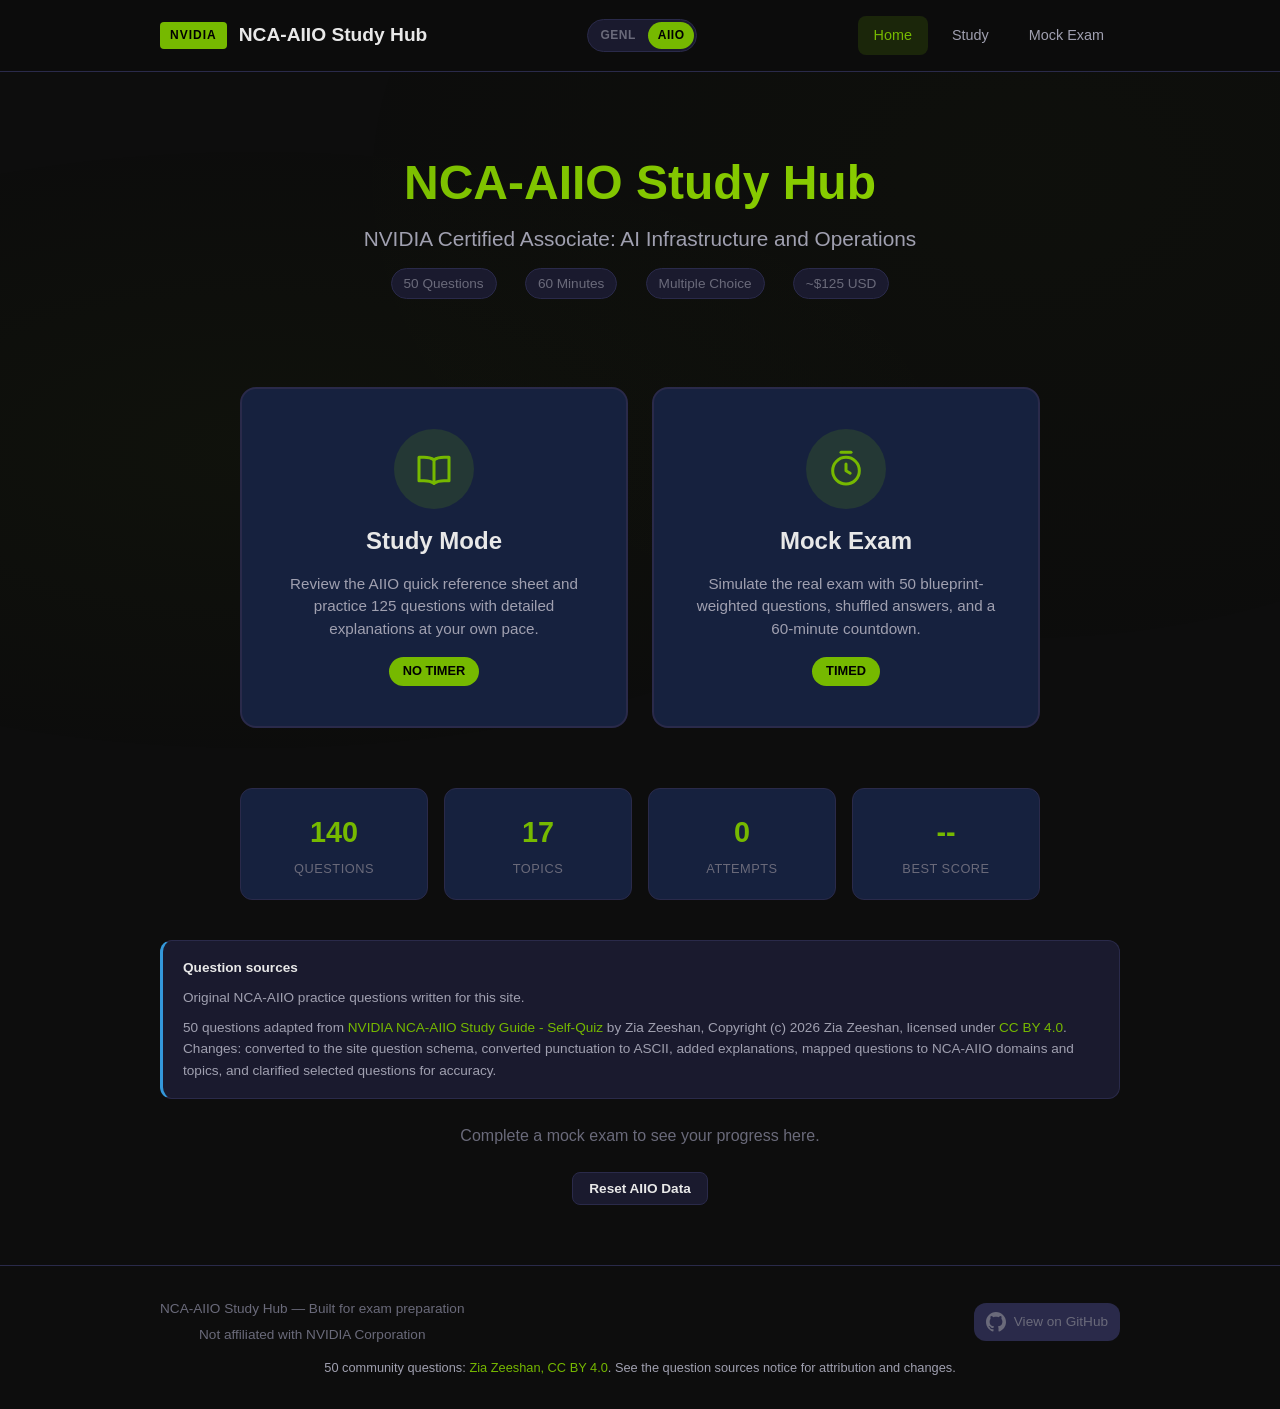
<file: docs/aiio.html>
<!DOCTYPE html>
<html lang="en">
<head>
  <meta charset="UTF-8">
  <meta name="viewport" content="width=device-width, initial-scale=1.0">
  <title>NCA-AIIO Study Hub | NVIDIA Certified Associate</title>
  <link rel="icon" type="image/x-icon" href="favicon.ico">
  <link rel="stylesheet" href="css/styles.css">
</head>
<body>
  <!-- Navbar -->
  <nav class="navbar" aria-label="Primary">
    <div class="container">
      <a href="aiio.html" class="navbar-brand">
        <span class="nvidia-badge">NVIDIA</span>
        NCA-AIIO Study Hub
      </a>
      <div class="track-switch" aria-label="Certification track">
        <a href="index.html">GENL</a>
        <a href="aiio.html" class="active">AIIO</a>
      </div>
      <div class="navbar-links">
        <a href="aiio.html" class="active">Home</a>
        <a href="aiio-study.html">Study</a>
        <a href="aiio-exam.html">Mock Exam</a>
      </div>
    </div>
  </nav>

  <!-- Hero -->
  <section class="hero">
    <div class="container">
      <h1>NCA-AIIO Study Hub</h1>
      <p class="subtitle">NVIDIA Certified Associate: AI Infrastructure and Operations</p>
      <div class="exam-info">
        <span>50 Questions</span>
        <span>60 Minutes</span>
        <span>Multiple Choice</span>
        <span>~$125 USD</span>
      </div>
    </div>
  </section>

  <!-- Mode Cards -->
  <section class="container">
    <div class="mode-cards">
      <a href="aiio-study.html" class="mode-card">
        <div class="icon">
          <svg class="mode-icon" viewBox="0 0 24 24" fill="none" stroke="currentColor" stroke-width="1.8" stroke-linecap="round" stroke-linejoin="round" aria-hidden="true" focusable="false">
            <path d="M12 6.5C10.5 5.5 8.5 5 6 5H3v14h3c2.5 0 4.5.5 6 1.5"/>
            <path d="M12 6.5C13.5 5.5 15.5 5 18 5h3v14h-3c-2.5 0-4.5.5-6 1.5"/>
            <path d="M12 6.5v14"/>
          </svg>
        </div>
        <h2>Study Mode</h2>
        <p>Review the AIIO quick reference sheet and practice 125 questions with detailed explanations at your own pace.</p>
        <span class="badge">NO TIMER</span>
      </a>
      <a href="aiio-exam.html" class="mode-card">
        <div class="icon">
          <svg class="mode-icon" viewBox="0 0 24 24" fill="none" stroke="currentColor" stroke-width="1.8" stroke-linecap="round" stroke-linejoin="round" aria-hidden="true" focusable="false">
            <circle cx="12" cy="13" r="8"/>
            <path d="M12 9v4l2.5 1.5"/>
            <path d="M9 2h6"/>
          </svg>
        </div>
        <h2>Mock Exam</h2>
        <p>Simulate the real exam with 50 blueprint-weighted questions, shuffled answers, and a 60-minute countdown.</p>
        <span class="badge">TIMED</span>
      </a>
    </div>
  </section>

  <!-- Stats -->
  <section class="container">
    <div class="stats-bar" id="statsBar">
      <div class="stat-item">
        <div class="stat-value" id="statTotal">--</div>
        <div class="stat-label">Questions</div>
      </div>
      <div class="stat-item">
        <div class="stat-value" id="statTopics">--</div>
        <div class="stat-label">Topics</div>
      </div>
      <div class="stat-item">
        <div class="stat-value" id="statAttempts">0</div>
        <div class="stat-label">Attempts</div>
      </div>
      <div class="stat-item">
        <div class="stat-value" id="statBestScore">--</div>
        <div class="stat-label">Best Score</div>
      </div>
    </div>
  </section>

  <!-- Attribution -->
  <section class="container">
    <div class="source-notice" id="sources">
      <strong>Question sources</strong>
      <p>Original NCA-AIIO practice questions written for this site.</p>
      <p>
        50 questions adapted from
        <a href="https://github.com/ziash/nvidia-nca-aiio-study-guide" target="_blank" rel="noopener">NVIDIA NCA-AIIO Study Guide - Self-Quiz</a>
        by Zia Zeeshan, Copyright (c) 2026 Zia Zeeshan, licensed under
        <a href="https://creativecommons.org/licenses/by/4.0/" target="_blank" rel="noopener">CC BY 4.0</a>.
        Changes: converted to the site question schema, converted punctuation to ASCII, added explanations,
        mapped questions to NCA-AIIO domains and topics, and clarified selected questions for accuracy.
      </p>
    </div>
  </section>

  <!-- Recent Activity -->
  <section class="container" style="max-width: 800px; margin-bottom: 60px;">
    <div id="recentActivity" style="text-align: center;">
      <p class="text-muted">Complete a mock exam to see your progress here.</p>
    </div>
    <div style="text-align: center; margin-top: 24px;">
      <button class="btn btn-secondary btn-sm" onclick="resetAllData()">Reset AIIO Data</button>
    </div>
  </section>

  <!-- Footer -->
  <footer class="footer">
    <div class="container">
      <div style="display: flex; justify-content: space-between; align-items: center;">
        <div>
          <p>NCA-AIIO Study Hub &mdash; Built for exam preparation</p>
          <p style="margin-top: 4px;">Not affiliated with NVIDIA Corporation</p>
        </div>
        <a href="https://github.com/Houssemamor/NVIDIA-NCA-GENL-Training" target="_blank" rel="noopener" style="display: inline-flex; align-items: center; gap: 8px; padding: 8px 12px; background: var(--border-color); border-radius: var(--radius-md); text-decoration: none; color: inherit; transition: background 0.2s;" onmouseover="this.style.background='var(--bg-card)'" onmouseout="this.style.background='var(--border-color)'">
          <svg width="20" height="20" viewBox="0 0 24 24" fill="currentColor" xmlns="http://www.w3.org/2000/svg">
            <path d="M12 0c-6.626 0-12 5.373-12 12 0 5.302 3.438 9.8 8.207 11.387.599.111.793-.261.793-.577v-2.234c-3.338.726-4.033-1.416-4.033-1.416-.546-1.387-1.333-1.756-1.333-1.756-1.089-.745.083-.729.083-.729 1.205.084 1.839 1.237 1.839 1.237 1.07 1.834 2.807 1.304 3.492.997.107-.775.418-1.305.762-1.604-2.665-.305-5.467-1.334-5.467-5.931 0-1.311.469-2.381 1.236-3.221-.124-.303-.535-1.524.117-3.176 0 0 1.008-.322 3.301 1.23.957-.266 1.983-.399 3.003-.404 1.02.005 2.047.138 3.006.404 2.291-1.552 3.297-1.23 3.297-1.23.653 1.653.242 2.874.118 3.176.77.84 1.235 1.911 1.235 3.221 0 4.609-2.807 5.624-5.479 5.921.43.372.823 1.102.823 2.222v 3.293c0 .319.192.694.801.576 4.765-1.589 8.199-6.086 8.199-11.386 0-6.627-5.373-12-12-12z"/>
          </svg>
          View on GitHub
        </a>
      </div>
      <p class="source-credit">
        50 community questions: <a href="aiio.html#sources">Zia Zeeshan, CC BY 4.0</a>. See the question sources notice for attribution and changes.
      </p>
    </div>
  </footer>

  <script src="js/questions-aiio.js"></script>
  <script src="js/questions-aiio-community.js"></script>
  <script src="js/questions-aiio-combined.js"></script>
  <script>
    document.addEventListener('DOMContentLoaded', function() {
      // Populate stats from the combined AIIO bank.
      if (typeof QUESTIONS_DB_AIIO !== 'undefined') {
        document.getElementById('statTotal').textContent = QUESTIONS_DB_AIIO.questions.length;
        document.getElementById('statTopics').textContent = QUESTIONS_DB_AIIO.metadata.topics.length;
      }

      loadStats();
    });

    function loadStats() {
      var history = JSON.parse(localStorage.getItem('nca_aiio_history') || '[]');
      var attempts = history.length;
      document.getElementById('statAttempts').textContent = attempts;

      if (attempts > 0) {
        var bestPercent = Math.max.apply(null, history.map(function(h) { return h.percent; }));
        document.getElementById('statBestScore').textContent = bestPercent + '%';

        var activityEl = document.getElementById('recentActivity');
        activityEl.innerHTML =
          '<div style="background: var(--bg-card); border: 1px solid var(--border-color); border-radius: var(--radius-md); padding: 20px;">' +
          '<h4 style="margin-bottom: 12px;">Recent Activity</h4>' +
          history.slice(-5).reverse().map(function(h) {
            var cls = h.percent >= 90 ? 'color:var(--success)' :
                      h.percent >= 80 ? 'color:var(--nv-green)' :
                      h.percent >= 70 ? 'color:var(--warning)' : 'color:var(--danger)';
            return '<div style="display:flex;justify-content:space-between;padding:8px 0;border-bottom:1px solid var(--border-color);">' +
              '<span class="text-muted">' + h.date + '</span>' +
              '<span style="' + cls + ';font-weight:700;">' + h.score + '/' + h.total + ' (' + h.percent + '%)</span>' +
              '</div>';
          }).join('') +
          '</div>';
      } else {
        document.getElementById('statBestScore').textContent = '--';
      }
    }

    function resetAllData() {
      if (confirm('Are you sure you want to reset all saved AIIO data? This cannot be undone.')) {
        localStorage.removeItem('nca_aiio_history');
        localStorage.removeItem('nca_aiio_exam_session');
        location.reload();
      }
    }
  </script>
</body>
</html>
</file>
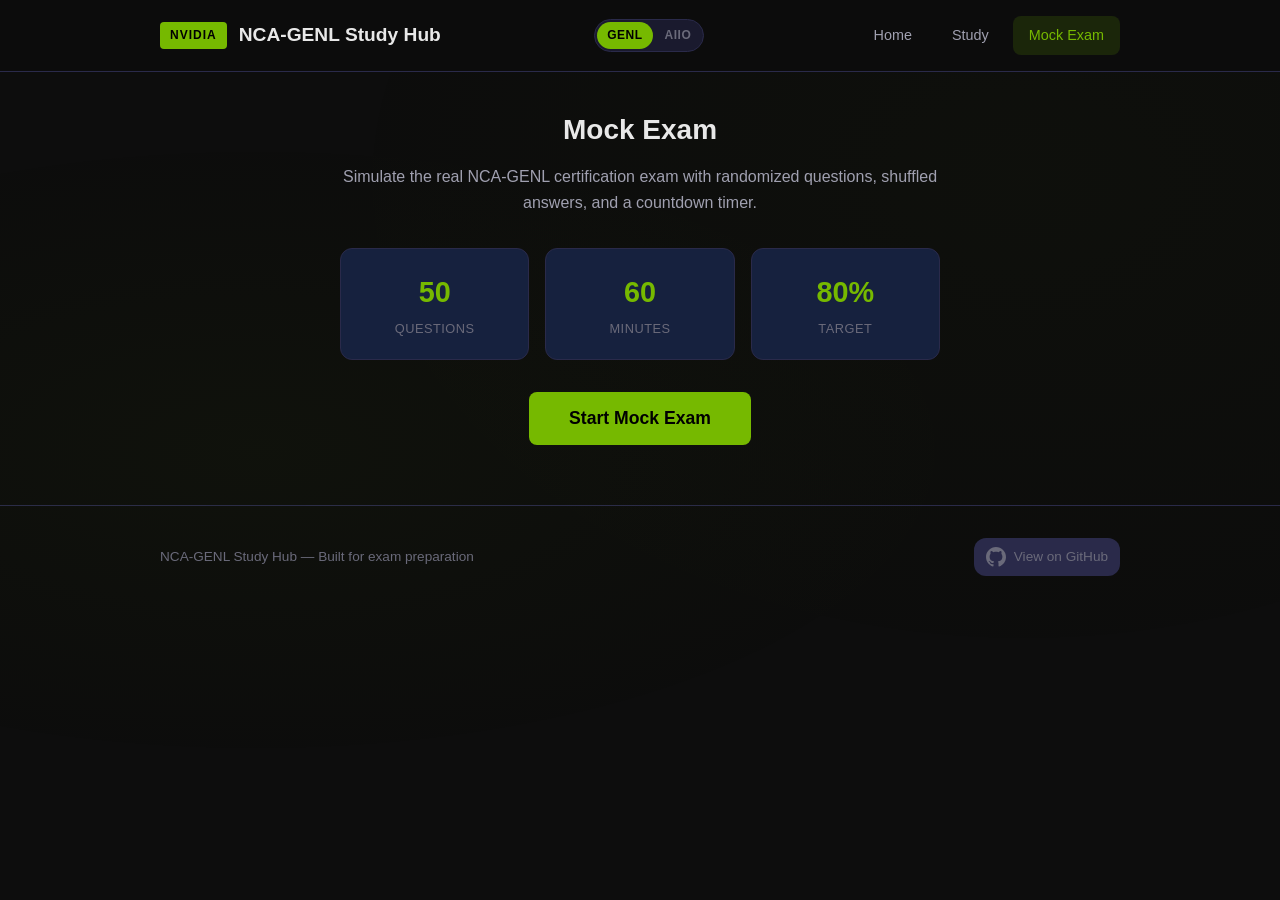
<file: docs/exam.html>
<!DOCTYPE html>
<html lang="en">
<head>
  <meta charset="UTF-8">
  <meta name="viewport" content="width=device-width, initial-scale=1.0">
  <title>Mock Exam | NCA-GENL Study Hub</title>
  <link rel="icon" type="image/x-icon" href="favicon.ico">
  <link rel="stylesheet" href="css/styles.css">
</head>
<body>
  <!-- Navbar -->
  <nav class="navbar">
    <div class="container">
      <a href="index.html" class="navbar-brand">
        <span class="nvidia-badge">NVIDIA</span>
        NCA-GENL Study Hub
      </a>
      <div class="track-switch" aria-label="Certification track">
        <a href="index.html" class="active">GENL</a>
        <a href="aiio.html">AIIO</a>
      </div>
      <div class="navbar-links">
        <a href="index.html">Home</a>
        <a href="study.html">Study</a>
        <a href="exam.html" class="active">Mock Exam</a>
      </div>
    </div>
  </nav>

  <div class="container">

    <!-- SETUP SCREEN -->
    <div id="examSetup" class="exam-setup">
      <h2>Mock Exam</h2>
      <p>Simulate the real NCA-GENL certification exam with randomized questions, shuffled answers, and a countdown timer.</p>

      <div class="exam-info-grid">
        <div class="exam-info-item">
          <div class="value">50</div>
          <div class="label">Questions</div>
        </div>
        <div class="exam-info-item">
          <div class="value">60</div>
          <div class="label">Minutes</div>
        </div>
        <div class="exam-info-item">
          <div class="value">80%</div>
          <div class="label">Target</div>
        </div>
      </div>

      <div id="resumePrompt" class="hidden" style="background: var(--bg-card); border: 1px solid var(--warning); border-radius: var(--radius-md); padding: 20px; margin-bottom: 24px;">
        <p style="color: var(--warning); font-weight: 600; margin-bottom: 12px;">You have an unfinished exam session.</p>
        <div style="display: flex; gap: 12px; justify-content: center;">
          <button class="btn btn-primary" onclick="resumeExam()">Resume Exam</button>
          <button class="btn btn-secondary" onclick="discardSession()">Start Fresh</button>
        </div>
      </div>

      <button id="startBtn" class="btn btn-primary btn-lg" onclick="startExam()">Start Mock Exam</button>
    </div>

    <!-- EXAM INTERFACE -->
    <div id="examContainer" class="exam-container">
      <!-- Top Bar -->
      <div class="exam-topbar">
        <div class="timer" id="timer">
          <span class="timer-icon" aria-hidden="true">
            <svg viewBox="0 0 24 24" fill="none" stroke="currentColor" stroke-width="2" stroke-linecap="round" stroke-linejoin="round" focusable="false">
              <circle cx="12" cy="13" r="8"/>
              <path d="M12 9v4l2.5 1.5"/>
              <path d="M9 2h6"/>
            </svg>
          </span>
          <span id="timerDisplay">60:00</span>
        </div>
        <div class="exam-progress">
          <span id="progressText">1 / 50</span>
          <div class="progress-bar">
            <div class="progress-fill" id="progressFill" style="width: 2%"></div>
          </div>
          <span id="answeredCount">0 answered</span>
        </div>
      </div>

      <!-- Question Grid -->
      <div class="question-grid" id="questionGrid"></div>

      <!-- Current Question -->
      <div class="exam-question" id="examQuestion">
        <div class="question-header">
          <span class="question-number" id="qNumber">Q1</span>
          <span class="question-topic" id="qTopic">Topic</span>
        </div>
        <div class="question-text" id="qText">Loading...</div>
        <div class="options-list" id="qOptions"></div>
      </div>

      <!-- Navigation -->
      <div class="exam-nav">
        <button class="nav-btn" id="prevBtn" onclick="prevQuestion()">
          <svg viewBox="0 0 24 24" fill="none" stroke="currentColor" stroke-width="2" stroke-linecap="round" stroke-linejoin="round" aria-hidden="true" focusable="false">
            <path d="M15 18l-6-6 6-6"/>
          </svg>
          Previous
        </button>
        <button class="mark-review-btn" id="markBtn" onclick="toggleMark()">
          <svg viewBox="0 0 24 24" fill="none" stroke="currentColor" stroke-width="2" stroke-linecap="round" stroke-linejoin="round" aria-hidden="true" focusable="false">
            <path d="M5 21V4"/>
            <path d="M5 4h11l-1.5 3L16 10H5"/>
          </svg>
          <span id="markBtnLabel">Mark for Review</span>
        </button>
        <button class="nav-btn" id="nextBtn" onclick="nextQuestion()">
          Next
          <svg viewBox="0 0 24 24" fill="none" stroke="currentColor" stroke-width="2" stroke-linecap="round" stroke-linejoin="round" aria-hidden="true" focusable="false">
            <path d="M9 18l6-6-6-6"/>
          </svg>
        </button>
      </div>

      <!-- Submit -->
      <div class="submit-section">
        <button class="btn btn-primary btn-lg" onclick="confirmSubmit()">Submit Exam</button>
      </div>
    </div>

    <!-- RESULTS -->
    <div id="resultsContainer" class="results-container">
      <h2 style="margin-bottom: 24px;">Exam Results</h2>

      <div class="results-score-circle" id="scoreCircle">
        <div class="score-percent" id="scorePercent">0%</div>
        <div class="score-label" id="scoreRaw">0/50</div>
      </div>

      <div class="results-message" id="resultsMessage">--</div>
      <div class="results-detail" id="resultsDetail">--</div>

      <div class="results-stats">
        <div class="results-stat">
          <div class="value text-green" id="resultCorrect">0</div>
          <div class="label">Correct</div>
        </div>
        <div class="results-stat">
          <div class="value" style="color: var(--danger)" id="resultIncorrect">0</div>
          <div class="label">Incorrect</div>
        </div>
        <div class="results-stat">
          <div class="value text-muted" id="resultUnanswered">0</div>
          <div class="label">Unanswered</div>
        </div>
        <div class="results-stat">
          <div class="value" id="resultTime">--</div>
          <div class="label">Time Used</div>
        </div>
      </div>

      <div class="results-actions">
        <button class="btn btn-primary" onclick="showReview()">Review Answers</button>
        <button class="btn btn-secondary" onclick="restartExam()">Take New Exam</button>
        <a href="index.html" class="btn btn-secondary">Back to Home</a>
      </div>

      <!-- Review -->
      <div class="review-section hidden" id="reviewSection">
        <h3>Answer Review</h3>
        <div class="review-filter-bar">
          <button class="topic-btn active" onclick="filterReview('all', this)">All</button>
          <button class="topic-btn" onclick="filterReview('incorrect', this)">Incorrect Only</button>
          <button class="topic-btn" onclick="filterReview('correct', this)">Correct Only</button>
          <button class="topic-btn" onclick="filterReview('unanswered', this)">Unanswered</button>
        </div>
        <div id="reviewList"></div>
      </div>
    </div>

  </div>

  <!-- Footer -->
  <footer class="footer">
    <div class="container">
      <div style="display: flex; justify-content: space-between; align-items: center;">
        <div>
          <p>NCA-GENL Study Hub &mdash; Built for exam preparation</p>
        </div>
        <a href="https://github.com/Houssemamor/NVIDIA-NCA-GENL-Training" target="_blank" rel="noopener" style="display: inline-flex; align-items: center; gap: 8px; padding: 8px 12px; background: var(--border-color); border-radius: var(--radius-md); text-decoration: none; color: inherit; transition: background 0.2s;" onmouseover="this.style.background='var(--bg-card)'" onmouseout="this.style.background='var(--border-color)'">
          <svg width="20" height="20" viewBox="0 0 24 24" fill="currentColor" xmlns="http://www.w3.org/2000/svg">
            <path d="M12 0c-6.626 0-12 5.373-12 12 0 5.302 3.438 9.8 8.207 11.387.599.111.793-.261.793-.577v-2.234c-3.338.726-4.033-1.416-4.033-1.416-.546-1.387-1.333-1.756-1.333-1.756-1.089-.745.083-.729.083-.729 1.205.084 1.839 1.237 1.839 1.237 1.07 1.834 2.807 1.304 3.492.997.107-.775.418-1.305.762-1.604-2.665-.305-5.467-1.334-5.467-5.931 0-1.311.469-2.381 1.236-3.221-.124-.303-.535-1.524.117-3.176 0 0 1.008-.322 3.301 1.23.957-.266 1.983-.399 3.003-.404 1.02.005 2.047.138 3.006.404 2.291-1.552 3.297-1.23 3.297-1.23.653 1.653.242 2.874.118 3.176.77.84 1.235 1.911 1.235 3.221 0 4.609-2.807 5.624-5.479 5.921.43.372.823 1.102.823 2.222v 3.293c0 .319.192.694.801.576 4.765-1.589 8.199-6.086 8.199-11.386 0-6.627-5.373-12-12-12z"/>
          </svg>
          View on GitHub
        </a>
      </div>
    </div>
  </footer>

  <script src="js/questions.js"></script>
  <script src="js/exam.js"></script>
</body>
</html>
</file>
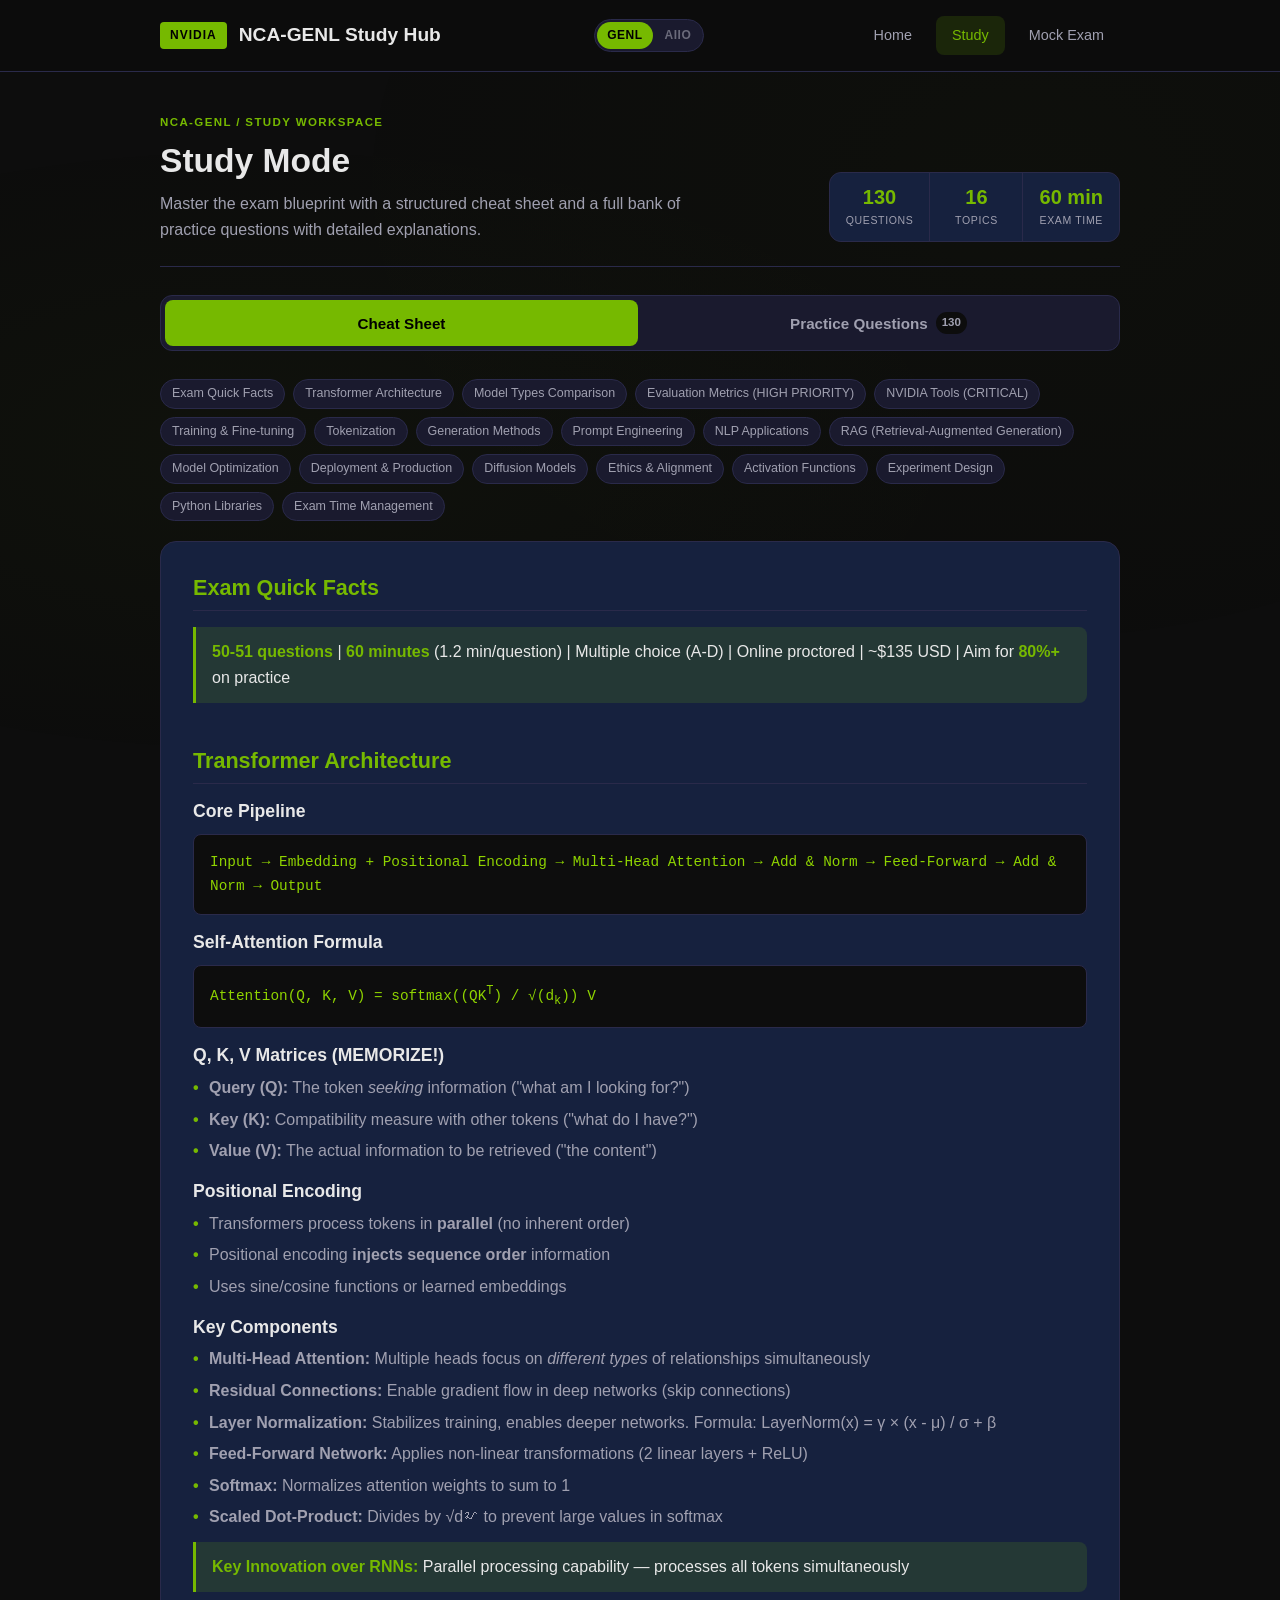
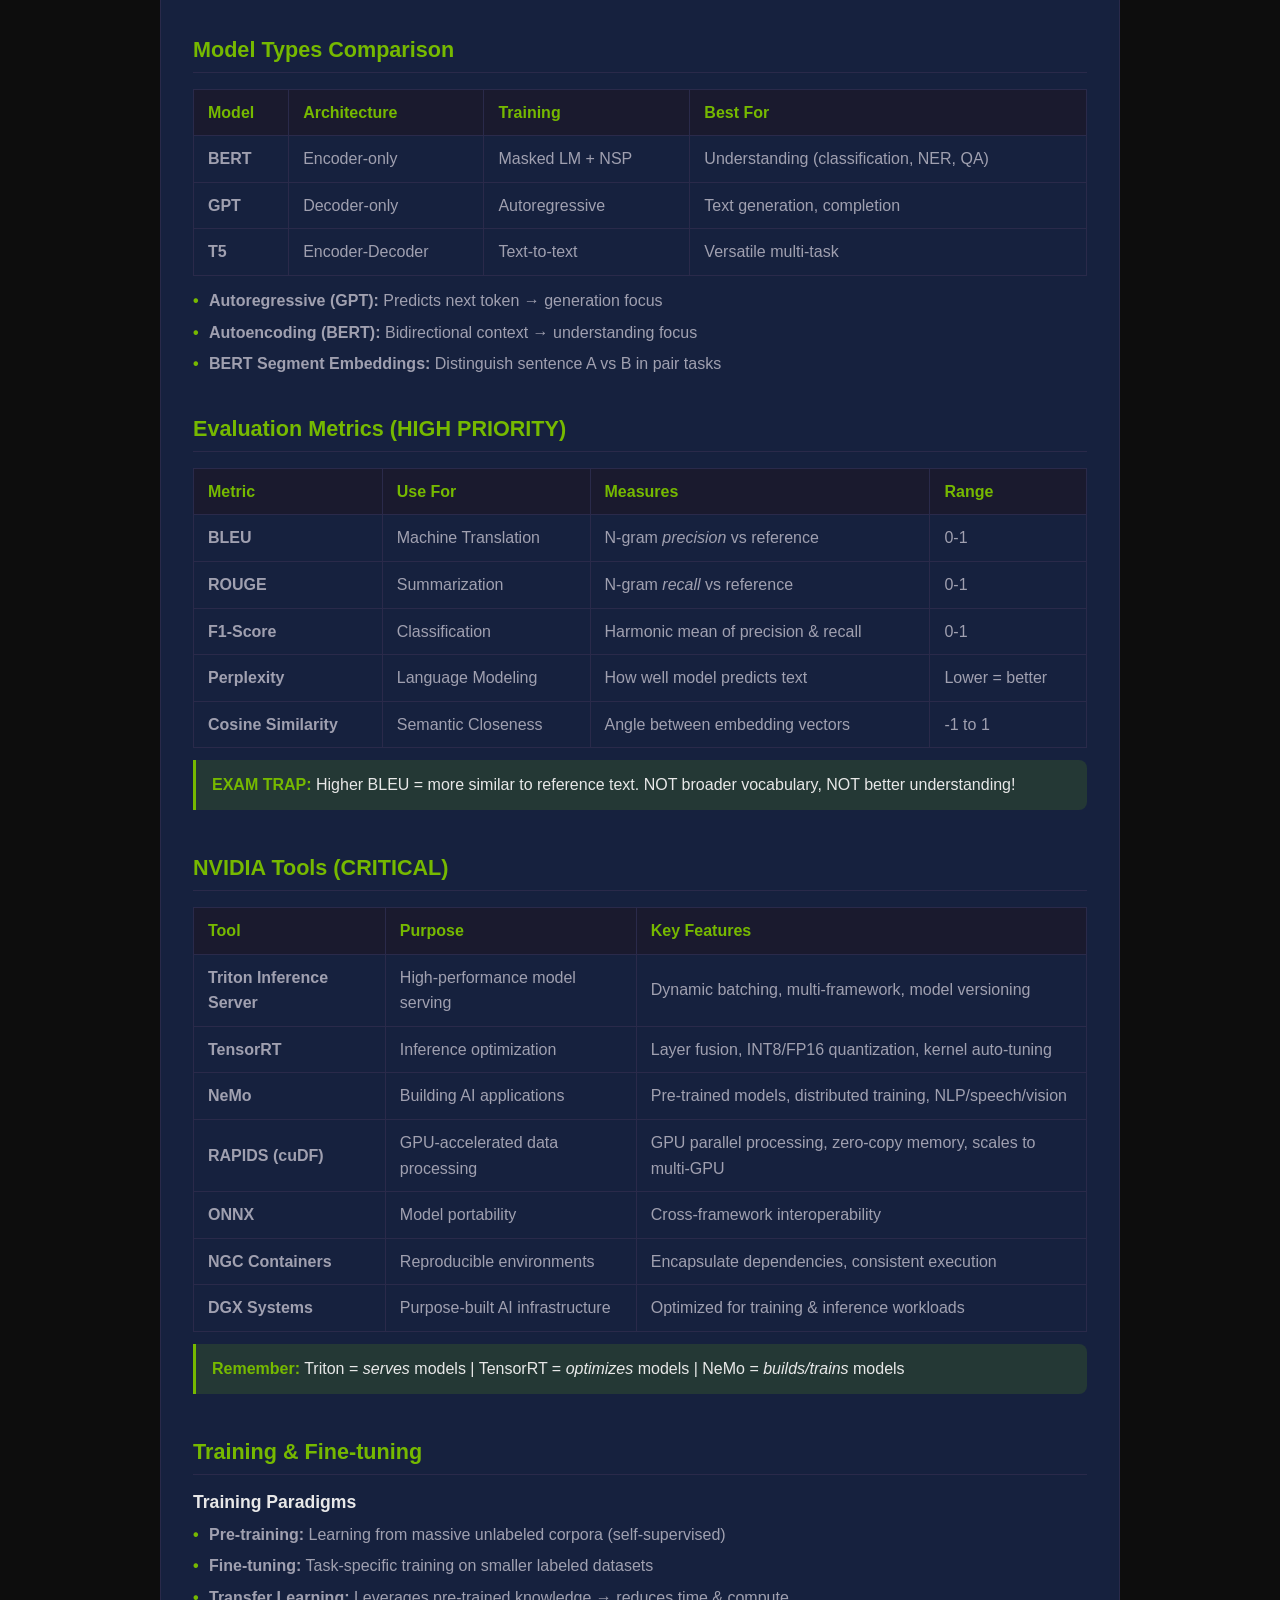
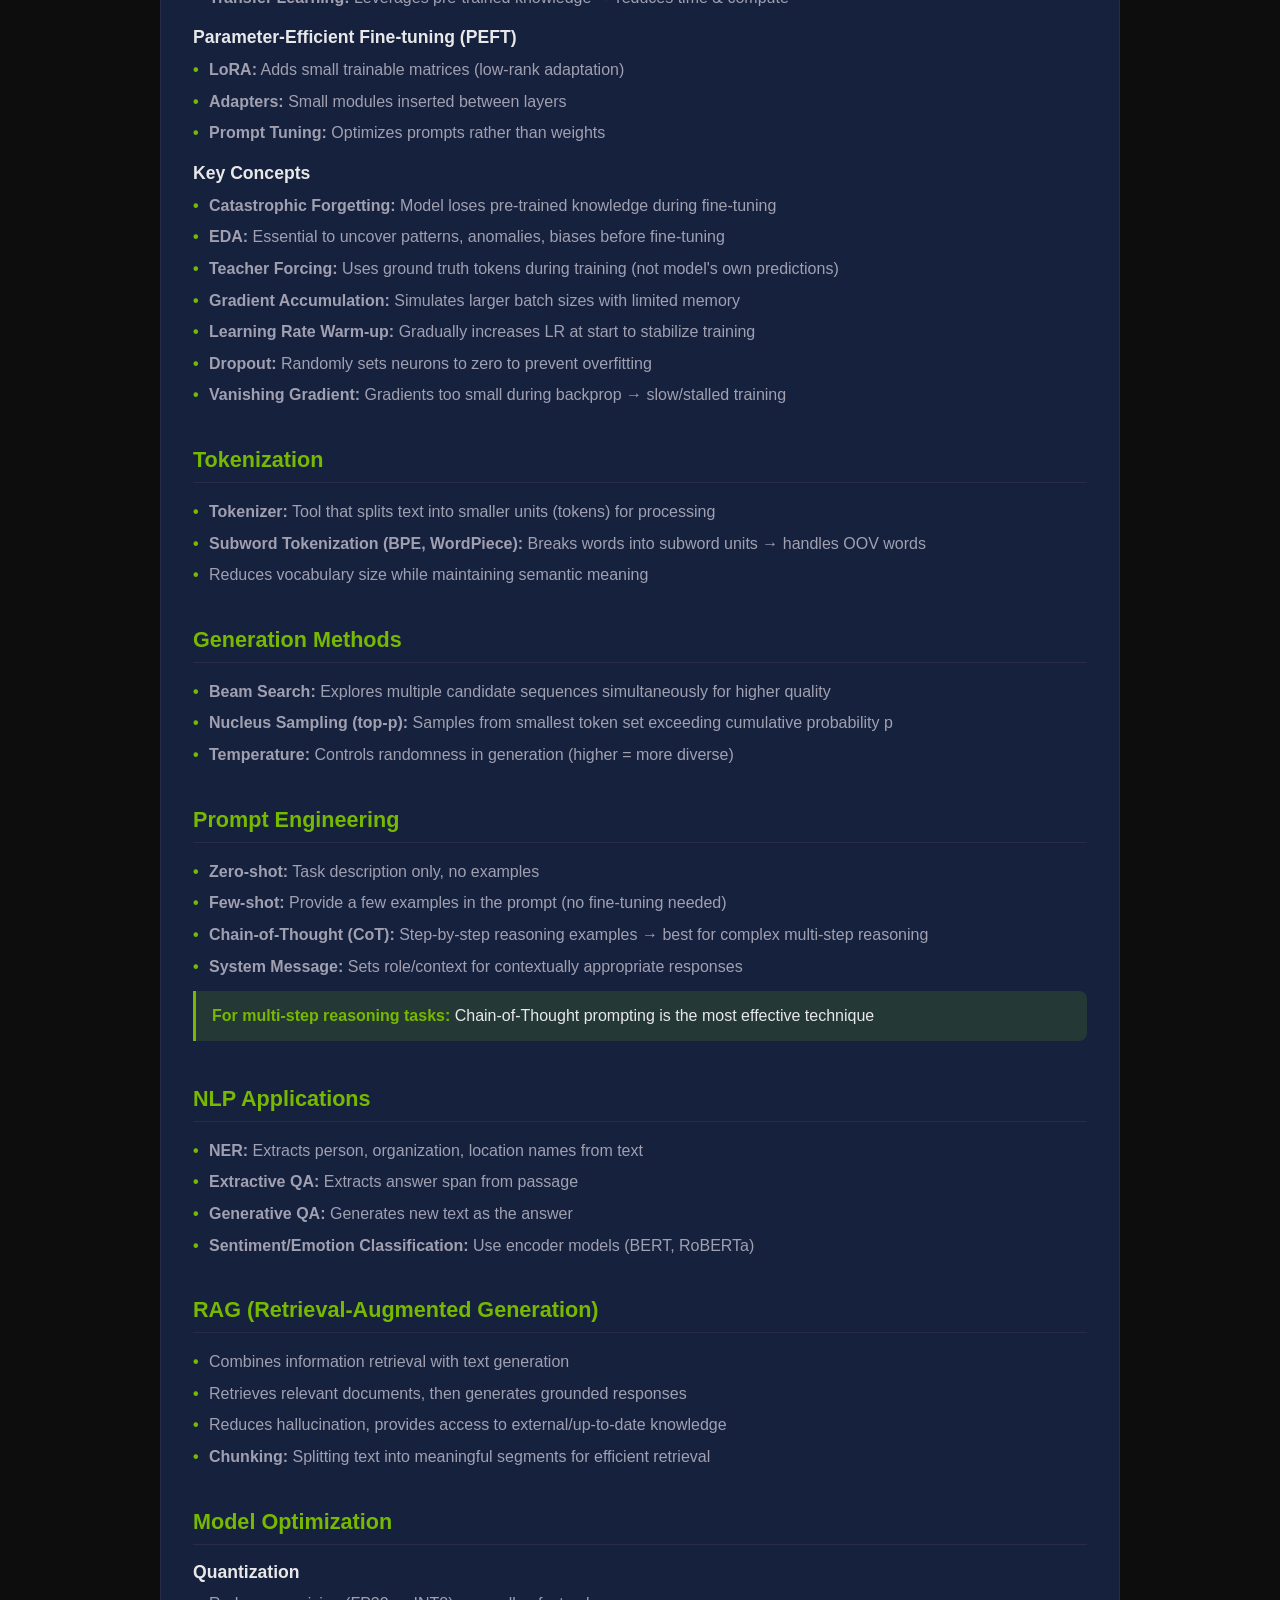
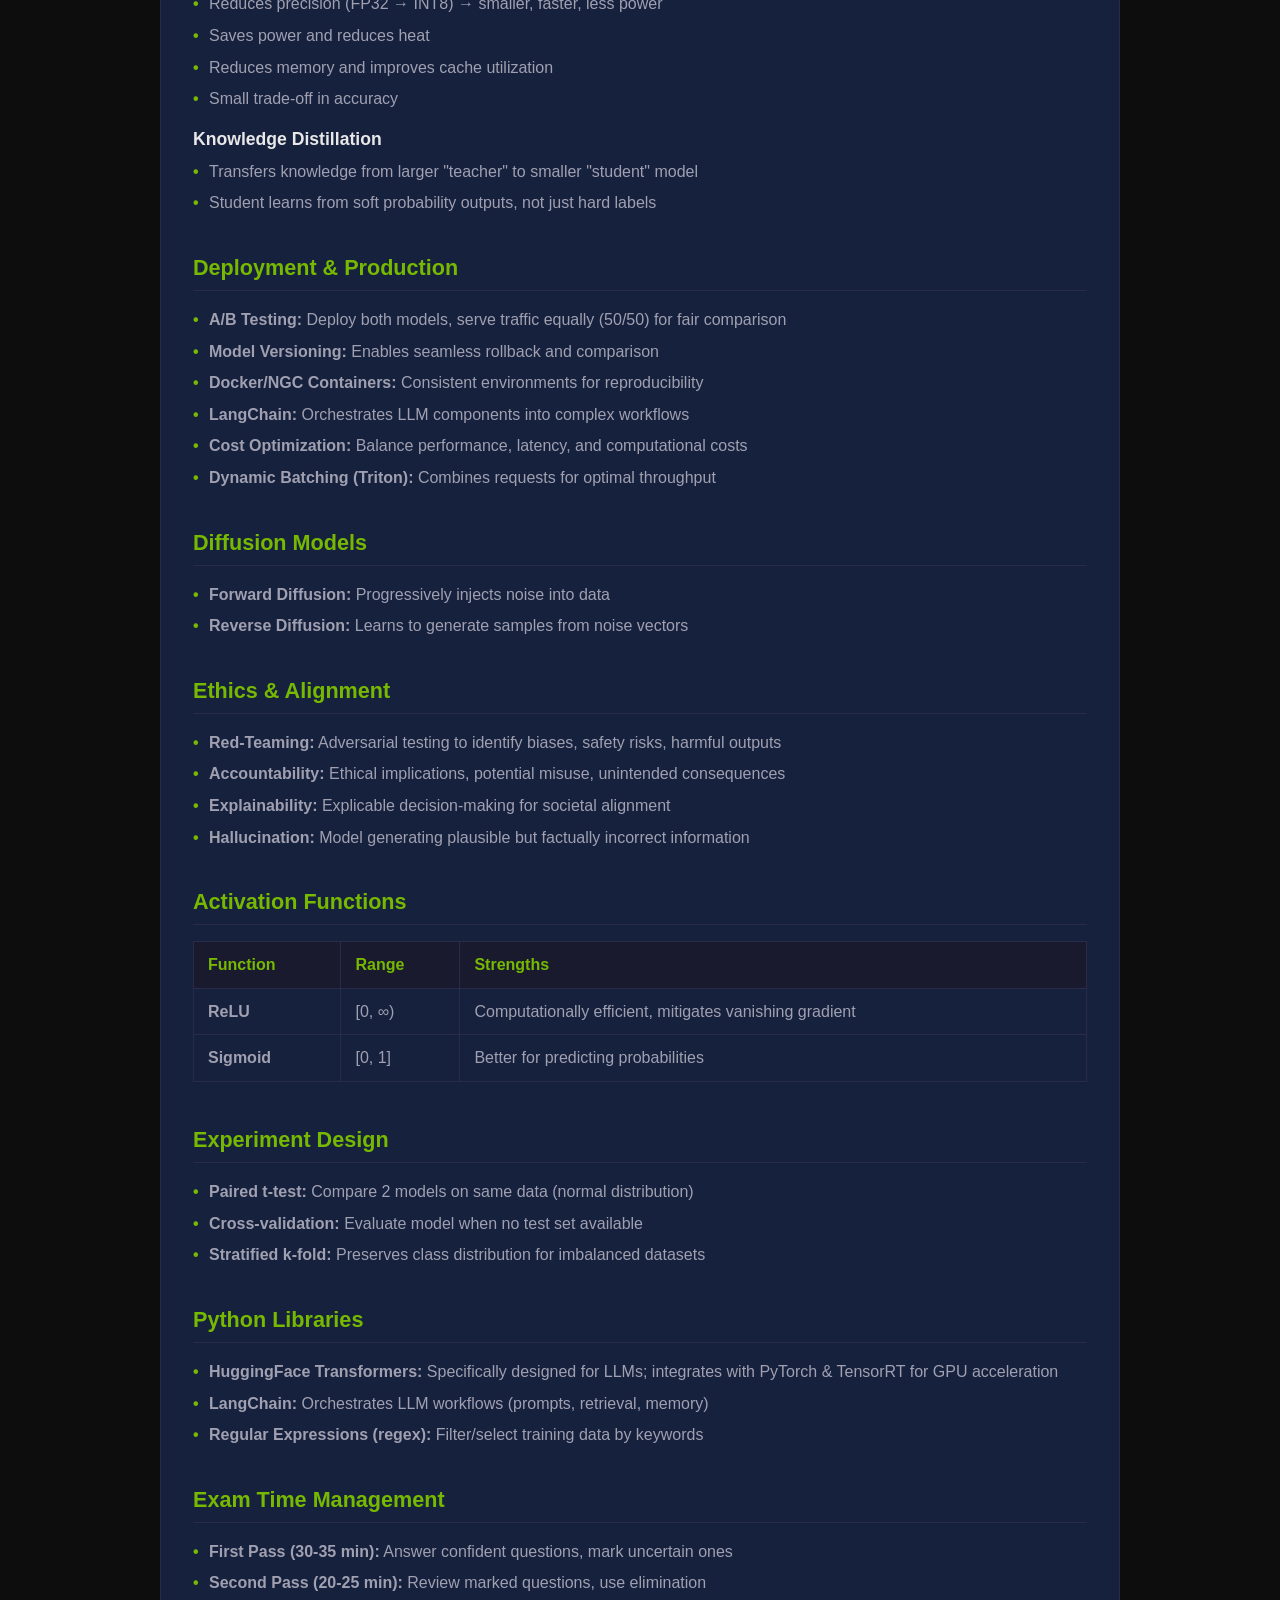
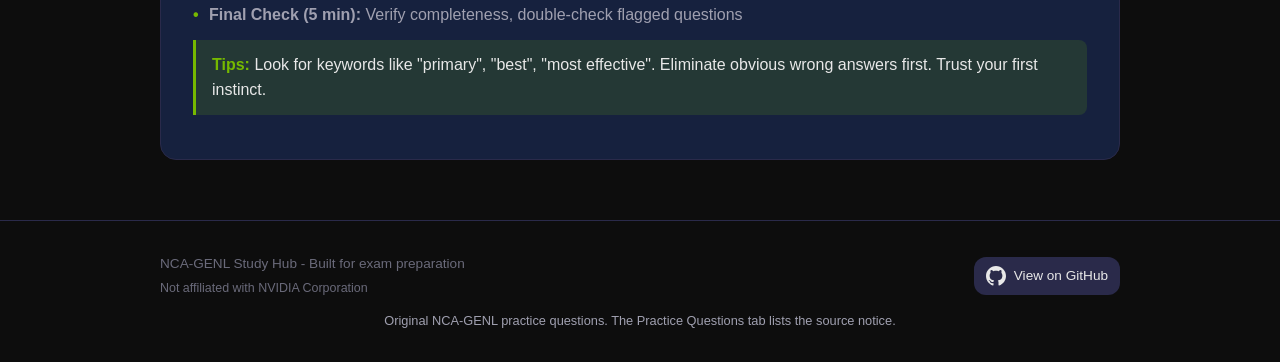
<file: docs/study.html>
<!DOCTYPE html>
<html lang="en">
<head>
  <meta charset="UTF-8">
  <meta name="viewport" content="width=device-width, initial-scale=1.0">
  <title>Study Mode | NCA-GENL Study Hub</title>
  <link rel="icon" type="image/x-icon" href="favicon.ico">
  <link rel="stylesheet" href="css/styles.css">
</head>
<body>
  <a class="skip-link" href="#main-content">Skip to content</a>

  <!-- Navbar -->
  <nav class="navbar" aria-label="Primary">
    <div class="container">
      <a href="index.html" class="navbar-brand">
        <span class="nvidia-badge">NVIDIA</span>
        NCA-GENL Study Hub
      </a>
      <div class="track-switch" aria-label="Certification track">
        <a href="index.html" class="active">GENL</a>
        <a href="aiio.html">AIIO</a>
      </div>
      <div class="navbar-links">
        <a href="index.html">Home</a>
        <a href="study.html" class="active">Study</a>
        <a href="exam.html">Mock Exam</a>
      </div>
    </div>
  </nav>

  <main class="container" id="main-content" tabindex="-1">
    <!-- Study Header -->
    <header class="study-header">
      <div class="study-header-main">
        <span class="study-eyebrow">NCA-GENL / Study workspace</span>
        <h1>Study Mode</h1>
        <p>Master the exam blueprint with a structured cheat sheet and a full bank of practice questions with detailed explanations.</p>
      </div>
      <div class="study-summary" role="group" aria-label="Study set summary">
        <div class="study-summary-item">
          <span class="study-summary-value" id="studyQuestionCount">--</span>
          <span class="study-summary-label">Questions</span>
        </div>
        <div class="study-summary-item">
          <span class="study-summary-value" id="studyTopicCount">--</span>
          <span class="study-summary-label">Topics</span>
        </div>
        <div class="study-summary-item">
          <span class="study-summary-value">60 min</span>
          <span class="study-summary-label">Exam time</span>
        </div>
      </div>
    </header>

    <!-- Tabs -->
    <div class="study-tabs" role="tablist" aria-label="Study views">
      <button class="study-tab active" id="tab-btn-cheatsheet" type="button" role="tab" aria-selected="true" aria-controls="tab-cheatsheet" tabindex="0" data-tab="cheatsheet">Cheat Sheet</button>
      <button class="study-tab" id="tab-btn-questions" type="button" role="tab" aria-selected="false" aria-controls="tab-questions" tabindex="-1" data-tab="questions">Practice Questions <span class="study-tab-count" id="studyTabQuestionCount">--</span></button>
    </div>

    <!-- CHEAT SHEET TAB -->
    <div id="tab-cheatsheet" class="study-panel active" role="tabpanel" aria-labelledby="tab-btn-cheatsheet" tabindex="0">
      <nav id="cheatsheetNav" class="cheatsheet-nav" aria-label="Cheat sheet sections" hidden></nav>
      <div class="ref-sheet">

        <!-- Exam Format -->
        <div class="ref-section">
          <h3>Exam Quick Facts</h3>
          <div class="ref-highlight">
            <strong>50-51 questions</strong> | <strong>60 minutes</strong> (1.2 min/question) | Multiple choice (A-D) | Online proctored | ~$135 USD | Aim for <strong>80%+</strong> on practice
          </div>
        </div>

        <!-- Transformer Architecture -->
        <div class="ref-section">
          <h3>Transformer Architecture</h3>
          <h4>Core Pipeline</h4>
          <div class="ref-code-block">Input &rarr; Embedding + Positional Encoding &rarr; Multi-Head Attention &rarr; Add &amp; Norm &rarr; Feed-Forward &rarr; Add &amp; Norm &rarr; Output</div>

          <h4>Self-Attention Formula</h4>
          <div class="ref-code-block">Attention(Q, K, V) = softmax((QK<sup>T</sup>) / &radic;(d<sub>k</sub>)) V</div>

          <h4>Q, K, V Matrices (MEMORIZE!)</h4>
          <ul>
            <li><strong>Query (Q):</strong> The token <em>seeking</em> information ("what am I looking for?")</li>
            <li><strong>Key (K):</strong> Compatibility measure with other tokens ("what do I have?")</li>
            <li><strong>Value (V):</strong> The actual information to be retrieved ("the content")</li>
          </ul>

          <h4>Positional Encoding</h4>
          <ul>
            <li>Transformers process tokens in <strong>parallel</strong> (no inherent order)</li>
            <li>Positional encoding <strong>injects sequence order</strong> information</li>
            <li>Uses sine/cosine functions or learned embeddings</li>
          </ul>

          <h4>Key Components</h4>
          <ul>
            <li><strong>Multi-Head Attention:</strong> Multiple heads focus on <em>different types</em> of relationships simultaneously</li>
            <li><strong>Residual Connections:</strong> Enable gradient flow in deep networks (skip connections)</li>
            <li><strong>Layer Normalization:</strong> Stabilizes training, enables deeper networks. Formula: LayerNorm(x) = &gamma; &times; (x - &mu;) / &sigma; + &beta;</li>
            <li><strong>Feed-Forward Network:</strong> Applies non-linear transformations (2 linear layers + ReLU)</li>
            <li><strong>Softmax:</strong> Normalizes attention weights to sum to 1</li>
            <li><strong>Scaled Dot-Product:</strong> Divides by &radic;d&#7096; to prevent large values in softmax</li>
          </ul>

          <div class="ref-highlight">
            <strong>Key Innovation over RNNs:</strong> Parallel processing capability &mdash; processes all tokens simultaneously
          </div>
        </div>

        <!-- Model Types -->
        <div class="ref-section">
          <h3>Model Types Comparison</h3>
          <table class="ref-table">
            <thead>
              <tr><th>Model</th><th>Architecture</th><th>Training</th><th>Best For</th></tr>
            </thead>
            <tbody>
              <tr><td><strong>BERT</strong></td><td>Encoder-only</td><td>Masked LM + NSP</td><td>Understanding (classification, NER, QA)</td></tr>
              <tr><td><strong>GPT</strong></td><td>Decoder-only</td><td>Autoregressive</td><td>Text generation, completion</td></tr>
              <tr><td><strong>T5</strong></td><td>Encoder-Decoder</td><td>Text-to-text</td><td>Versatile multi-task</td></tr>
            </tbody>
          </table>
          <ul>
            <li><strong>Autoregressive (GPT):</strong> Predicts next token &rarr; generation focus</li>
            <li><strong>Autoencoding (BERT):</strong> Bidirectional context &rarr; understanding focus</li>
            <li><strong>BERT Segment Embeddings:</strong> Distinguish sentence A vs B in pair tasks</li>
          </ul>
        </div>

        <!-- Evaluation Metrics -->
        <div class="ref-section">
          <h3>Evaluation Metrics (HIGH PRIORITY)</h3>
          <table class="ref-table">
            <thead>
              <tr><th>Metric</th><th>Use For</th><th>Measures</th><th>Range</th></tr>
            </thead>
            <tbody>
              <tr><td><strong>BLEU</strong></td><td>Machine Translation</td><td>N-gram <em>precision</em> vs reference</td><td>0-1</td></tr>
              <tr><td><strong>ROUGE</strong></td><td>Summarization</td><td>N-gram <em>recall</em> vs reference</td><td>0-1</td></tr>
              <tr><td><strong>F1-Score</strong></td><td>Classification</td><td>Harmonic mean of precision &amp; recall</td><td>0-1</td></tr>
              <tr><td><strong>Perplexity</strong></td><td>Language Modeling</td><td>How well model predicts text</td><td>Lower = better</td></tr>
              <tr><td><strong>Cosine Similarity</strong></td><td>Semantic Closeness</td><td>Angle between embedding vectors</td><td>-1 to 1</td></tr>
            </tbody>
          </table>
          <div class="ref-highlight">
            <strong>EXAM TRAP:</strong> Higher BLEU = more similar to reference text. NOT broader vocabulary, NOT better understanding!
          </div>
        </div>

        <!-- NVIDIA Tools -->
        <div class="ref-section">
          <h3>NVIDIA Tools (CRITICAL)</h3>
          <table class="ref-table">
            <thead>
              <tr><th>Tool</th><th>Purpose</th><th>Key Features</th></tr>
            </thead>
            <tbody>
              <tr><td><strong>Triton Inference Server</strong></td><td>High-performance model serving</td><td>Dynamic batching, multi-framework, model versioning</td></tr>
              <tr><td><strong>TensorRT</strong></td><td>Inference optimization</td><td>Layer fusion, INT8/FP16 quantization, kernel auto-tuning</td></tr>
              <tr><td><strong>NeMo</strong></td><td>Building AI applications</td><td>Pre-trained models, distributed training, NLP/speech/vision</td></tr>
              <tr><td><strong>RAPIDS (cuDF)</strong></td><td>GPU-accelerated data processing</td><td>GPU parallel processing, zero-copy memory, scales to multi-GPU</td></tr>
              <tr><td><strong>ONNX</strong></td><td>Model portability</td><td>Cross-framework interoperability</td></tr>
              <tr><td><strong>NGC Containers</strong></td><td>Reproducible environments</td><td>Encapsulate dependencies, consistent execution</td></tr>
              <tr><td><strong>DGX Systems</strong></td><td>Purpose-built AI infrastructure</td><td>Optimized for training &amp; inference workloads</td></tr>
            </tbody>
          </table>
          <div class="ref-highlight">
            <strong>Remember:</strong> Triton = <em>serves</em> models | TensorRT = <em>optimizes</em> models | NeMo = <em>builds/trains</em> models
          </div>
        </div>

        <!-- Training & Fine-tuning -->
        <div class="ref-section">
          <h3>Training &amp; Fine-tuning</h3>
          <h4>Training Paradigms</h4>
          <ul>
            <li><strong>Pre-training:</strong> Learning from massive unlabeled corpora (self-supervised)</li>
            <li><strong>Fine-tuning:</strong> Task-specific training on smaller labeled datasets</li>
            <li><strong>Transfer Learning:</strong> Leverages pre-trained knowledge &rarr; reduces time &amp; compute</li>
          </ul>
          <h4>Parameter-Efficient Fine-tuning (PEFT)</h4>
          <ul>
            <li><strong>LoRA:</strong> Adds small trainable matrices (low-rank adaptation)</li>
            <li><strong>Adapters:</strong> Small modules inserted between layers</li>
            <li><strong>Prompt Tuning:</strong> Optimizes prompts rather than weights</li>
          </ul>
          <h4>Key Concepts</h4>
          <ul>
            <li><strong>Catastrophic Forgetting:</strong> Model loses pre-trained knowledge during fine-tuning</li>
            <li><strong>EDA:</strong> Essential to uncover patterns, anomalies, biases before fine-tuning</li>
            <li><strong>Teacher Forcing:</strong> Uses ground truth tokens during training (not model's own predictions)</li>
            <li><strong>Gradient Accumulation:</strong> Simulates larger batch sizes with limited memory</li>
            <li><strong>Learning Rate Warm-up:</strong> Gradually increases LR at start to stabilize training</li>
            <li><strong>Dropout:</strong> Randomly sets neurons to zero to prevent overfitting</li>
            <li><strong>Vanishing Gradient:</strong> Gradients too small during backprop &rarr; slow/stalled training</li>
          </ul>
        </div>

        <!-- Tokenization -->
        <div class="ref-section">
          <h3>Tokenization</h3>
          <ul>
            <li><strong>Tokenizer:</strong> Tool that splits text into smaller units (tokens) for processing</li>
            <li><strong>Subword Tokenization (BPE, WordPiece):</strong> Breaks words into subword units &rarr; handles OOV words</li>
            <li>Reduces vocabulary size while maintaining semantic meaning</li>
          </ul>
        </div>

        <!-- Generation Methods -->
        <div class="ref-section">
          <h3>Generation Methods</h3>
          <ul>
            <li><strong>Beam Search:</strong> Explores multiple candidate sequences simultaneously for higher quality</li>
            <li><strong>Nucleus Sampling (top-p):</strong> Samples from smallest token set exceeding cumulative probability p</li>
            <li><strong>Temperature:</strong> Controls randomness in generation (higher = more diverse)</li>
          </ul>
        </div>

        <!-- Prompt Engineering -->
        <div class="ref-section">
          <h3>Prompt Engineering</h3>
          <ul>
            <li><strong>Zero-shot:</strong> Task description only, no examples</li>
            <li><strong>Few-shot:</strong> Provide a few examples in the prompt (no fine-tuning needed)</li>
            <li><strong>Chain-of-Thought (CoT):</strong> Step-by-step reasoning examples &rarr; best for complex multi-step reasoning</li>
            <li><strong>System Message:</strong> Sets role/context for contextually appropriate responses</li>
          </ul>
          <div class="ref-highlight">
            <strong>For multi-step reasoning tasks:</strong> Chain-of-Thought prompting is the most effective technique
          </div>
        </div>

        <!-- NLP Applications -->
        <div class="ref-section">
          <h3>NLP Applications</h3>
          <ul>
            <li><strong>NER:</strong> Extracts person, organization, location names from text</li>
            <li><strong>Extractive QA:</strong> Extracts answer span from passage</li>
            <li><strong>Generative QA:</strong> Generates new text as the answer</li>
            <li><strong>Sentiment/Emotion Classification:</strong> Use encoder models (BERT, RoBERTa)</li>
          </ul>
        </div>

        <!-- RAG -->
        <div class="ref-section">
          <h3>RAG (Retrieval-Augmented Generation)</h3>
          <ul>
            <li>Combines information retrieval with text generation</li>
            <li>Retrieves relevant documents, then generates grounded responses</li>
            <li>Reduces hallucination, provides access to external/up-to-date knowledge</li>
            <li><strong>Chunking:</strong> Splitting text into meaningful segments for efficient retrieval</li>
          </ul>
        </div>

        <!-- Model Optimization -->
        <div class="ref-section">
          <h3>Model Optimization</h3>
          <h4>Quantization</h4>
          <ul>
            <li>Reduces precision (FP32 &rarr; INT8) &rarr; smaller, faster, less power</li>
            <li>Saves power and reduces heat</li>
            <li>Reduces memory and improves cache utilization</li>
            <li>Small trade-off in accuracy</li>
          </ul>
          <h4>Knowledge Distillation</h4>
          <ul>
            <li>Transfers knowledge from larger "teacher" to smaller "student" model</li>
            <li>Student learns from soft probability outputs, not just hard labels</li>
          </ul>
        </div>

        <!-- Deployment -->
        <div class="ref-section">
          <h3>Deployment &amp; Production</h3>
          <ul>
            <li><strong>A/B Testing:</strong> Deploy both models, serve traffic equally (50/50) for fair comparison</li>
            <li><strong>Model Versioning:</strong> Enables seamless rollback and comparison</li>
            <li><strong>Docker/NGC Containers:</strong> Consistent environments for reproducibility</li>
            <li><strong>LangChain:</strong> Orchestrates LLM components into complex workflows</li>
            <li><strong>Cost Optimization:</strong> Balance performance, latency, and computational costs</li>
            <li><strong>Dynamic Batching (Triton):</strong> Combines requests for optimal throughput</li>
          </ul>
        </div>

        <!-- Diffusion Models -->
        <div class="ref-section">
          <h3>Diffusion Models</h3>
          <ul>
            <li><strong>Forward Diffusion:</strong> Progressively injects noise into data</li>
            <li><strong>Reverse Diffusion:</strong> Learns to generate samples from noise vectors</li>
          </ul>
        </div>

        <!-- Ethics & Alignment -->
        <div class="ref-section">
          <h3>Ethics &amp; Alignment</h3>
          <ul>
            <li><strong>Red-Teaming:</strong> Adversarial testing to identify biases, safety risks, harmful outputs</li>
            <li><strong>Accountability:</strong> Ethical implications, potential misuse, unintended consequences</li>
            <li><strong>Explainability:</strong> Explicable decision-making for societal alignment</li>
            <li><strong>Hallucination:</strong> Model generating plausible but factually incorrect information</li>
          </ul>
        </div>

        <!-- Activation Functions -->
        <div class="ref-section">
          <h3>Activation Functions</h3>
          <table class="ref-table">
            <thead>
              <tr><th>Function</th><th>Range</th><th>Strengths</th></tr>
            </thead>
            <tbody>
              <tr><td><strong>ReLU</strong></td><td>[0, &infin;)</td><td>Computationally efficient, mitigates vanishing gradient</td></tr>
              <tr><td><strong>Sigmoid</strong></td><td>[0, 1]</td><td>Better for predicting probabilities</td></tr>
            </tbody>
          </table>
        </div>

        <!-- Experiment Design -->
        <div class="ref-section">
          <h3>Experiment Design</h3>
          <ul>
            <li><strong>Paired t-test:</strong> Compare 2 models on same data (normal distribution)</li>
            <li><strong>Cross-validation:</strong> Evaluate model when no test set available</li>
            <li><strong>Stratified k-fold:</strong> Preserves class distribution for imbalanced datasets</li>
          </ul>
        </div>

        <!-- Python Libraries -->
        <div class="ref-section">
          <h3>Python Libraries</h3>
          <ul>
            <li><strong>HuggingFace Transformers:</strong> Specifically designed for LLMs; integrates with PyTorch &amp; TensorRT for GPU acceleration</li>
            <li><strong>LangChain:</strong> Orchestrates LLM workflows (prompts, retrieval, memory)</li>
            <li><strong>Regular Expressions (regex):</strong> Filter/select training data by keywords</li>
          </ul>
        </div>

        <!-- Time Management -->
        <div class="ref-section">
          <h3>Exam Time Management</h3>
          <ul>
            <li><strong>First Pass (30-35 min):</strong> Answer confident questions, mark uncertain ones</li>
            <li><strong>Second Pass (20-25 min):</strong> Review marked questions, use elimination</li>
            <li><strong>Final Check (5 min):</strong> Verify completeness, double-check flagged questions</li>
          </ul>
          <div class="ref-highlight">
            <strong>Tips:</strong> Look for keywords like "primary", "best", "most effective". Eliminate obvious wrong answers first. Trust your first instinct.
          </div>
        </div>

      </div>
    </div>

    <!-- QUESTIONS TAB -->
    <div id="tab-questions" class="study-panel" role="tabpanel" aria-labelledby="tab-btn-questions" tabindex="0" hidden>
      <!-- Original questions written for this study hub. -->
      <div class="source-notice" id="questionSources">
        <strong>Question sources</strong>
        <p>Original NCA-GENL practice questions written for this study hub against the public NVIDIA exam blueprint.</p>
        <p><a href="https://www.nvidia.com/en-us/learn/certification/generative-ai-llm-associate/" target="_blank" rel="noopener">NVIDIA NCA-GENL exam page</a></p>
      </div>

      <!-- Search and result summary -->
      <div class="study-toolbar">
        <div class="study-search">
          <svg viewBox="0 0 24 24" fill="none" stroke="currentColor" stroke-width="2" stroke-linecap="round" stroke-linejoin="round" aria-hidden="true" focusable="false">
            <circle cx="11" cy="11" r="7"></circle>
            <path d="M20 20l-3.5-3.5"></path>
          </svg>
          <label class="sr-only" for="questionSearch">Search questions</label>
          <input class="study-search-input" id="questionSearch" type="search" placeholder="Search questions..." autocomplete="off">
        </div>
        <div class="study-toolbar-meta">
          <span class="study-result-count" id="questionResultCount" role="status" aria-live="polite">Loading questions</span>
          <button class="study-clear-btn" id="clearFilters" type="button" disabled>Clear filters</button>
        </div>
      </div>

      <!-- Topic Filter -->
      <div class="topic-filter" id="topicFilter" role="group" aria-label="Filter questions by topic"></div>

      <!-- Question List -->
      <div id="questionList"></div>
    </div>
  </main>

  <!-- Footer -->
  <footer class="footer">
    <div class="container">
      <div class="footer-row">
        <div>
          <p>NCA-GENL Study Hub - Built for exam preparation</p>
          <p class="footer-note">Not affiliated with NVIDIA Corporation</p>
        </div>
        <a class="footer-github" href="https://github.com/Houssemamor/NVIDIA-NCA-GENL-Training" target="_blank" rel="noopener">
          <svg width="20" height="20" viewBox="0 0 24 24" fill="currentColor" xmlns="http://www.w3.org/2000/svg" aria-hidden="true" focusable="false">
            <path d="M12 0c-6.626 0-12 5.373-12 12 0 5.302 3.438 9.8 8.207 11.387.599.111.793-.261.793-.577v-2.234c-3.338.726-4.033-1.416-4.033-1.416-.546-1.387-1.333-1.756-1.333-1.756-1.089-.745.083-.729.083-.729 1.205.084 1.839 1.237 1.839 1.237 1.07 1.834 2.807 1.304 3.492.997.107-.775.418-1.305.762-1.604-2.665-.305-5.467-1.334-5.467-5.931 0-1.311.469-2.381 1.236-3.221-.124-.303-.535-1.524.117-3.176 0 0 1.008-.322 3.301 1.23.957-.266 1.983-.399 3.003-.404 1.02.005 2.047.138 3.006.404 2.291-1.552 3.297-1.23 3.297-1.23.653 1.653.242 2.874.118 3.176.77.84 1.235 1.911 1.235 3.221 0 4.609-2.807 5.624-5.479 5.921.43.372.823 1.102.823 2.222v 3.293c0 .319.192.694.801.576 4.765-1.589 8.199-6.086 8.199-11.386 0-6.627-5.373-12-12-12z"/>
          </svg>
          View on GitHub
        </a>
      </div>
      <p class="source-credit">Original NCA-GENL practice questions. The Practice Questions tab lists the source notice.</p>
    </div>
  </footer>

  <script>
    window.TRACK_CONFIG = {
      bankGlobal: 'QUESTIONS_DB',
      examName: 'NCA-GENL',
      storagePrefix: 'nca_genl',
      questionCount: 50,
      timeLimitSeconds: 3600,
      targetPercent: 80
    };
  </script>
  <script src="js/questions.js"></script>
  <script src="js/study.js"></script>
</body>
</html>
</file>
<file: docs/css/styles.css>
/* ========================================
   NVIDIA NCA-GENL Study Hub
   Color Scheme: NVIDIA Green + Dark Theme
   ======================================== */

:root {
  --nv-green: #76b900;
  --nv-green-dark: #5a8f00;
  --nv-green-light: #8fd400;
  --nv-green-glow: rgba(118, 185, 0, 0.15);
  --bg-primary: #0d0d0d;
  --bg-secondary: #1a1a2e;
  --bg-card: #16213e;
  --bg-card-hover: #1a2744;
  --bg-input: #0f1a2e;
  --text-primary: #e8e8e8;
  --text-secondary: #a0a0b0;
  --text-muted: #6a6a7a;
  --border-color: #2a2a4a;
  --border-light: #3a3a5a;
  --danger: #e74c3c;
  --danger-dark: #c0392b;
  --warning: #f39c12;
  --success: #27ae60;
  --info: #3498db;
  --radius-sm: 8px;
  --radius-md: 12px;
  --radius-lg: 16px;
  --radius-xl: 24px;
  --shadow: 0 4px 24px rgba(0, 0, 0, 0.4);
  --shadow-lg: 0 8px 40px rgba(0, 0, 0, 0.5);
  --shadow-glow: 0 0 30px rgba(118, 185, 0, 0.1);
  --transition: all 0.3s cubic-bezier(0.4, 0, 0.2, 1);
}

/* ---- Reset & Base ---- */
*, *::before, *::after {
  margin: 0;
  padding: 0;
  box-sizing: border-box;
}

html {
  font-size: 16px;
  scroll-behavior: smooth;
  /* Keep anchored study sections clear of the sticky navigation bar. */
  scroll-padding-top: 96px;
}

body {
  font-family: 'Segoe UI', -apple-system, BlinkMacSystemFont, 'Roboto', sans-serif;
  background: var(--bg-primary);
  color: var(--text-primary);
  line-height: 1.6;
  min-height: 100vh;
  overflow-x: hidden;
}

/* ---- Accessibility Utilities ---- */
/* Keyboard users can bypass the repeated navigation on every page. */
.skip-link {
  position: absolute;
  top: -60px;
  left: 16px;
  z-index: 1000;
  padding: 10px 16px;
  background: var(--nv-green);
  color: #000;
  font-weight: 700;
  border-radius: 0 0 var(--radius-sm) var(--radius-sm);
  transition: top 0.2s ease;
}

.skip-link:focus {
  top: 0;
  color: #000;
}

/* Visually hidden labels keep controls understandable to screen readers. */
.sr-only {
  position: absolute;
  width: 1px;
  height: 1px;
  padding: 0;
  margin: -1px;
  overflow: hidden;
  clip: rect(0, 0, 0, 0);
  white-space: nowrap;
  border: 0;
}

/* ---- Background Pattern ---- */
body::before {
  content: '';
  position: fixed;
  top: 0;
  left: 0;
  width: 100%;
  height: 100%;
  background:
    radial-gradient(ellipse at 20% 50%, rgba(118, 185, 0, 0.03) 0%, transparent 50%),
    radial-gradient(ellipse at 80% 20%, rgba(118, 185, 0, 0.02) 0%, transparent 50%);
  pointer-events: none;
  z-index: 0;
}

/* ---- Typography ---- */
h1, h2, h3, h4 {
  font-weight: 700;
  line-height: 1.3;
}

h1 { font-size: 2.5rem; }
h2 { font-size: 1.75rem; }
h3 { font-size: 1.35rem; }
h4 { font-size: 1.1rem; }

a {
  color: var(--nv-green);
  text-decoration: none;
  transition: var(--transition);
}

a:hover {
  color: var(--nv-green-light);
}

a:focus-visible,
button:focus-visible {
  outline: 2px solid var(--nv-green-light);
  outline-offset: 2px;
}

/* ---- Layout ---- */
.container {
  max-width: 1000px;
  margin: 0 auto;
  padding: 0 20px;
  position: relative;
  z-index: 1;
}

.container-wide {
  max-width: 1200px;
}

/* ---- Header / Navbar ---- */
.navbar {
  background: rgba(13, 13, 13, 0.95);
  backdrop-filter: blur(20px);
  border-bottom: 1px solid var(--border-color);
  padding: 16px 0;
  position: sticky;
  top: 0;
  z-index: 100;
}

.navbar .container {
  display: flex;
  align-items: center;
  justify-content: space-between;
  flex-wrap: wrap;
  gap: 12px;
}

.navbar-brand {
  display: flex;
  align-items: center;
  gap: 12px;
  font-size: 1.2rem;
  font-weight: 700;
  color: var(--text-primary);
}

.navbar-brand .nvidia-badge {
  background: var(--nv-green);
  color: #000;
  padding: 4px 10px;
  border-radius: 4px;
  font-size: 0.75rem;
  font-weight: 800;
  letter-spacing: 1px;
}

.navbar-links {
  display: flex;
  flex-wrap: wrap;
  gap: 8px;
}

/* Certification track switch. Two links only; the active track is filled. */
.track-switch {
  display: inline-flex;
  align-items: center;
  gap: 2px;
  padding: 2px;
  border: 1px solid var(--border-color);
  border-radius: 999px;
  background: var(--bg-secondary);
}

.track-switch a {
  color: var(--text-muted);
  padding: 4px 10px;
  border-radius: 999px;
  font-size: 0.75rem;
  font-weight: 700;
  letter-spacing: 0.5px;
}

.track-switch a:hover {
  color: var(--text-primary);
  background: transparent;
}

.track-switch a.active {
  background: var(--nv-green);
  color: #000;
}

.navbar-links a {
  color: var(--text-secondary);
  padding: 8px 16px;
  border-radius: var(--radius-sm);
  font-size: 0.9rem;
  font-weight: 500;
  transition: var(--transition);
}

.navbar-links a:hover,
.navbar-links a.active {
  color: var(--nv-green);
  background: var(--nv-green-glow);
}

/* ---- Hero Section (Home Page) ---- */
.hero {
  text-align: center;
  padding: 80px 0 40px;
}

.hero h1 {
  font-size: 3rem;
  margin-bottom: 8px;
  background: linear-gradient(135deg, var(--nv-green), var(--nv-green-light));
  -webkit-background-clip: text;
  -webkit-text-fill-color: transparent;
  background-clip: text;
}

.hero .subtitle {
  font-size: 1.3rem;
  color: var(--text-secondary);
  margin-bottom: 12px;
}

.hero .exam-info {
  color: var(--text-muted);
  font-size: 0.95rem;
  margin-bottom: 48px;
}

.hero .exam-info span {
  display: inline-block;
  margin: 0 12px;
  padding: 4px 12px;
  background: var(--bg-secondary);
  border-radius: 20px;
  border: 1px solid var(--border-color);
  font-size: 0.85rem;
}

/* ---- Mode Selection Cards ---- */
.mode-cards {
  display: grid;
  grid-template-columns: 1fr 1fr;
  gap: 24px;
  max-width: 800px;
  margin: 0 auto 60px;
}

.mode-card {
  background: var(--bg-card);
  border: 2px solid var(--border-color);
  border-radius: var(--radius-lg);
  padding: 40px 32px;
  text-align: center;
  cursor: pointer;
  transition: var(--transition);
  text-decoration: none;
  color: var(--text-primary);
  display: flex;
  flex-direction: column;
  align-items: center;
  gap: 16px;
}

.mode-card:hover {
  border-color: var(--nv-green);
  background: var(--bg-card-hover);
  transform: translateY(-4px);
  box-shadow: var(--shadow-glow);
  color: var(--text-primary);
}

.mode-card .icon {
  font-size: 3rem;
  width: 80px;
  height: 80px;
  display: flex;
  align-items: center;
  justify-content: center;
  background: var(--nv-green-glow);
  border-radius: 50%;
  color: var(--nv-green);
}

.mode-card .icon svg {
  width: 40px;
  height: 40px;
  display: block;
}

.mode-card h2 {
  font-size: 1.5rem;
}

.mode-card p {
  color: var(--text-secondary);
  font-size: 0.95rem;
  line-height: 1.5;
}

.mode-card .badge {
  background: var(--nv-green);
  color: #000;
  padding: 4px 14px;
  border-radius: 20px;
  font-size: 0.8rem;
  font-weight: 700;
}

/* ---- Stats Bar ---- */
.stats-bar {
  display: grid;
  grid-template-columns: repeat(4, 1fr);
  gap: 16px;
  max-width: 800px;
  margin: 0 auto 40px;
}

.stat-item {
  background: var(--bg-card);
  border: 1px solid var(--border-color);
  border-radius: var(--radius-md);
  padding: 20px;
  text-align: center;
}

.stat-item .stat-value {
  font-size: 1.8rem;
  font-weight: 700;
  color: var(--nv-green);
}

.stat-item .stat-label {
  font-size: 0.8rem;
  color: var(--text-muted);
  margin-top: 4px;
  text-transform: uppercase;
  letter-spacing: 0.5px;
}

/* ---- Page Header ---- */
.page-header {
  padding: 40px 0 24px;
  border-bottom: 1px solid var(--border-color);
  margin-bottom: 32px;
}

.page-header h1 {
  font-size: 2rem;
  margin-bottom: 8px;
}

.page-header p {
  color: var(--text-secondary);
}

/* ---- Study Workspace ---- */
.study-header {
  display: flex;
  flex-wrap: wrap;
  align-items: flex-end;
  justify-content: space-between;
  gap: 24px;
  padding: 36px 0 24px;
  border-bottom: 1px solid var(--border-color);
  margin-bottom: 28px;
}

.study-header-main {
  flex: 1 1 420px;
}

.study-eyebrow {
  display: inline-block;
  color: var(--nv-green);
  font-size: 0.72rem;
  font-weight: 700;
  letter-spacing: 0.12em;
  text-transform: uppercase;
  margin-bottom: 8px;
}

.study-header h1 {
  font-size: 2.1rem;
  margin-bottom: 8px;
}

.study-header p {
  color: var(--text-secondary);
  max-width: 62ch;
}

.study-summary {
  display: flex;
  flex: 0 0 auto;
  gap: 1px;
  overflow: hidden;
  background: var(--border-color);
  border: 1px solid var(--border-color);
  border-radius: var(--radius-md);
}

.study-summary-item {
  min-width: 92px;
  padding: 12px 16px;
  background: var(--bg-card);
  text-align: center;
}

.study-summary-value {
  display: block;
  color: var(--nv-green);
  font-size: 1.25rem;
  font-weight: 700;
  line-height: 1.2;
}

.study-summary-label {
  display: block;
  margin-top: 3px;
  color: var(--text-secondary);
  font-size: 0.66rem;
  letter-spacing: 0.06em;
  text-transform: uppercase;
}

.study-tabs {
  display: flex;
  gap: 4px;
  margin-bottom: 28px;
  background: var(--bg-secondary);
  border-radius: var(--radius-md);
  padding: 4px;
  border: 1px solid var(--border-color);
}

.study-tab {
  flex: 1;
  display: inline-flex;
  align-items: center;
  justify-content: center;
  gap: 8px;
  padding: 12px 20px;
  background: none;
  border: none;
  color: var(--text-secondary);
  font-size: 0.95rem;
  font-weight: 600;
  cursor: pointer;
  border-radius: var(--radius-sm);
  transition: var(--transition);
}

.study-tab:hover {
  color: var(--text-primary);
}

.study-tab.active {
  background: var(--nv-green);
  color: #000;
}

.study-tab-count {
  display: inline-flex;
  align-items: center;
  justify-content: center;
  min-width: 1.7rem;
  height: 1.35rem;
  padding: 0 6px;
  border-radius: 999px;
  background: var(--bg-primary);
  color: var(--text-secondary);
  font-size: 0.72rem;
  font-weight: 700;
  line-height: 1;
}

.study-tab.active .study-tab-count {
  background: rgba(0, 0, 0, 0.16);
  color: #000;
}

.study-panel {
  display: none;
}

.study-panel.active {
  display: block;
}

/* Native [hidden] must win over the active class during tab changes. */
.study-panel[hidden] {
  display: none;
}

/* ---- Study Toolbar ---- */
.study-toolbar {
  display: flex;
  align-items: center;
  justify-content: space-between;
  gap: 16px;
  margin-bottom: 16px;
}

.study-search {
  position: relative;
  flex: 1 1 320px;
  max-width: 540px;
}

.study-search svg {
  position: absolute;
  top: 50%;
  left: 14px;
  width: 18px;
  height: 18px;
  color: var(--text-muted);
  transform: translateY(-50%);
  pointer-events: none;
}

.study-search-input {
  width: 100%;
  padding: 11px 14px 11px 42px;
  background: var(--bg-input);
  border: 1px solid var(--border-color);
  border-radius: var(--radius-md);
  color: var(--text-primary);
  font: inherit;
  font-size: 0.95rem;
  transition: var(--transition);
}

.study-search-input::placeholder {
  color: var(--text-muted);
}

.study-search-input:focus {
  outline: none;
  border-color: var(--nv-green);
  box-shadow: 0 0 0 3px var(--nv-green-glow);
}

.study-toolbar-meta {
  display: flex;
  align-items: center;
  gap: 14px;
  flex: 0 0 auto;
}

.study-result-count {
  color: var(--text-secondary);
  font-size: 0.85rem;
  white-space: nowrap;
}

.study-clear-btn {
  padding: 4px 0;
  background: none;
  border: 0;
  color: var(--nv-green);
  font: inherit;
  font-size: 0.85rem;
  font-weight: 600;
  cursor: pointer;
}

.study-clear-btn:hover {
  color: var(--nv-green-light);
}

.study-clear-btn:disabled {
  color: var(--text-muted);
  cursor: default;
  opacity: 0.6;
}

/* ---- Cheat Sheet Section Navigation ---- */
.cheatsheet-nav {
  display: flex;
  flex-wrap: wrap;
  gap: 8px;
  margin-bottom: 20px;
}

.cheatsheet-nav[hidden] {
  display: none;
}

.cheatsheet-nav a {
  display: inline-flex;
  align-items: center;
  padding: 6px 11px;
  background: var(--bg-secondary);
  border: 1px solid var(--border-color);
  border-radius: 999px;
  color: var(--text-secondary);
  font-size: 0.78rem;
  line-height: 1.25;
}

.cheatsheet-nav a:hover,
.cheatsheet-nav a:focus-visible {
  background: var(--nv-green);
  border-color: var(--nv-green);
  color: #000;
}

/* ---- Empty State ---- */
.study-empty {
  padding: 56px 24px;
  background: var(--bg-card);
  border: 1px dashed var(--border-light);
  border-radius: var(--radius-lg);
  text-align: center;
}

.study-empty h3 {
  margin-bottom: 8px;
}

.study-empty p {
  margin-bottom: 18px;
  color: var(--text-secondary);
}

/* Reference Sheet Styling */
.ref-sheet {
  background: var(--bg-card);
  border: 1px solid var(--border-color);
  border-radius: var(--radius-lg);
  padding: 32px;
}

.ref-section {
  margin-bottom: 32px;
  /* Dense reference tables can exceed narrow viewports. Scroll the section
     instead of widening the whole page. */
  overflow-x: auto;
}

.ref-section:last-child {
  margin-bottom: 0;
}

.ref-section h3 {
  color: var(--nv-green);
  margin-bottom: 16px;
  padding-bottom: 8px;
  border-bottom: 1px solid var(--border-color);
}

.ref-section h4 {
  color: var(--text-primary);
  margin: 16px 0 8px;
}

.ref-section p,
.ref-section li {
  color: var(--text-secondary);
  margin-bottom: 6px;
}

.ref-section ul {
  list-style: none;
  padding-left: 0;
}

.ref-section ul li::before {
  content: '\2022';
  color: var(--nv-green);
  font-weight: bold;
  display: inline-block;
  width: 1em;
  margin-left: 0;
}

.ref-section code,
.ref-code {
  background: var(--bg-primary);
  color: var(--nv-green-light);
  padding: 2px 8px;
  border-radius: 4px;
  font-family: 'Consolas', 'Fira Code', monospace;
  font-size: 0.9em;
}

.ref-code-block {
  background: var(--bg-primary);
  border: 1px solid var(--border-color);
  border-radius: var(--radius-sm);
  padding: 16px;
  margin: 12px 0;
  font-family: 'Consolas', 'Fira Code', monospace;
  font-size: 0.9rem;
  color: var(--nv-green-light);
  overflow-x: auto;
}

.ref-table {
  width: 100%;
  border-collapse: collapse;
  margin: 12px 0;
}

.ref-table th,
.ref-table td {
  padding: 10px 14px;
  text-align: left;
  border: 1px solid var(--border-color);
}

.ref-table th {
  background: var(--bg-secondary);
  color: var(--nv-green);
  font-weight: 600;
}

.ref-table td {
  color: var(--text-secondary);
}

.ref-highlight {
  background: var(--nv-green-glow);
  border-left: 3px solid var(--nv-green);
  padding: 12px 16px;
  border-radius: 0 var(--radius-sm) var(--radius-sm) 0;
  margin: 12px 0;
}

.ref-highlight strong {
  color: var(--nv-green);
}

/* Third-party content attribution. Required for the CC BY 4.0 bank. */
.source-notice {
  background: var(--bg-secondary);
  border: 1px solid var(--border-color);
  border-left: 3px solid var(--info);
  border-radius: var(--radius-md);
  padding: 16px 20px;
  margin-bottom: 24px;
  color: var(--text-secondary);
  font-size: 0.85rem;
}

.source-notice strong {
  color: var(--text-primary);
}

.source-notice p {
  margin-top: 8px;
}

.source-notice a {
  color: var(--nv-green);
}

.footer .source-credit {
  max-width: 760px;
  margin: 12px auto 0;
  color: var(--text-secondary);
  font-size: 0.8rem;
  line-height: 1.5;
}

.footer .source-credit a {
  color: var(--nv-green);
}

/* Topic Filter */
.topic-filter {
  display: flex;
  flex-wrap: wrap;
  gap: 8px;
  margin-bottom: 24px;
}

.topic-btn {
  padding: 6px 16px;
  background: var(--bg-secondary);
  border: 1px solid var(--border-color);
  border-radius: 20px;
  color: var(--text-secondary);
  font-size: 0.85rem;
  cursor: pointer;
  transition: var(--transition);
}

.topic-btn:hover,
.topic-btn.active,
.topic-btn[aria-pressed="true"] {
  background: var(--nv-green);
  color: #000;
  border-color: var(--nv-green);
}

/* Question Card (Study Mode) */
.question-card {
  background: var(--bg-card);
  border: 1px solid var(--border-color);
  border-radius: var(--radius-lg);
  padding: 28px;
  margin-bottom: 20px;
  transition: var(--transition);
}

.question-card:hover {
  border-color: var(--border-light);
}

.question-header {
  display: flex;
  justify-content: space-between;
  align-items: flex-start;
  margin-bottom: 16px;
  gap: 12px;
}

.question-number {
  background: var(--nv-green);
  color: #000;
  font-weight: 700;
  font-size: 0.8rem;
  padding: 4px 12px;
  border-radius: 20px;
  white-space: nowrap;
}

.question-topic {
  background: var(--bg-secondary);
  color: var(--text-secondary);
  font-size: 0.8rem;
  padding: 4px 12px;
  border-radius: 20px;
  border: 1px solid var(--border-color);
}

.question-text {
  font-size: 1.05rem;
  font-weight: 500;
  margin-bottom: 20px;
  line-height: 1.6;
}

.multi-select-badge {
  display: inline-block;
  background: var(--warning);
  color: #000;
  font-size: 0.75rem;
  font-weight: 700;
  padding: 2px 8px;
  border-radius: 4px;
  margin-left: 8px;
}

/* Options */
.options-list {
  display: flex;
  flex-direction: column;
  gap: 10px;
  margin-bottom: 20px;
}

.option-btn {
  display: flex;
  align-items: flex-start;
  gap: 12px;
  padding: 14px 18px;
  background: var(--bg-input);
  border: 2px solid var(--border-color);
  border-radius: var(--radius-md);
  color: var(--text-primary);
  cursor: pointer;
  transition: var(--transition);
  font-size: 0.95rem;
  text-align: left;
  width: 100%;
  line-height: 1.5;
}

.option-btn:hover {
  border-color: var(--nv-green);
  background: var(--nv-green-glow);
}

.option-btn.selected,
.option-btn[aria-pressed="true"] {
  border-color: var(--nv-green);
  background: var(--nv-green-glow);
}

.option-btn.correct {
  border-color: var(--success);
  background: rgba(39, 174, 96, 0.1);
}

.option-btn.incorrect {
  border-color: var(--danger);
  background: rgba(231, 76, 60, 0.1);
}

.option-btn.show-correct {
  border-color: var(--success);
  background: rgba(39, 174, 96, 0.1);
}

.option-letter {
  min-width: 32px;
  height: 32px;
  display: flex;
  align-items: center;
  justify-content: center;
  border-radius: 50%;
  background: var(--bg-secondary);
  border: 1px solid var(--border-color);
  font-weight: 700;
  font-size: 0.85rem;
  flex-shrink: 0;
}

.option-btn.selected .option-letter,
.option-btn[aria-pressed="true"] .option-letter {
  background: var(--nv-green);
  color: #000;
  border-color: var(--nv-green);
}

.option-btn.correct .option-letter {
  background: var(--success);
  color: #fff;
  border-color: var(--success);
}

.option-btn.incorrect .option-letter {
  background: var(--danger);
  color: #fff;
  border-color: var(--danger);
}

.option-btn.show-correct .option-letter {
  background: var(--success);
  color: #fff;
  border-color: var(--success);
}

/* Answered questions stay readable but no longer accept input. */
.option-btn:disabled {
  cursor: default;
}

.option-btn:disabled:hover {
  border-color: var(--border-color);
  background: var(--bg-input);
}

.option-btn.selected:disabled:hover,
.option-btn[aria-pressed="true"]:disabled:hover {
  border-color: var(--nv-green);
  background: var(--nv-green-glow);
}

.option-btn.correct:disabled:hover,
.option-btn.show-correct:disabled:hover {
  border-color: var(--success);
  background: rgba(39, 174, 96, 0.1);
}

.option-btn.incorrect:disabled:hover {
  border-color: var(--danger);
  background: rgba(231, 76, 60, 0.1);
}

.option-text {
  padding-top: 4px;
}

/* Explanation */
.explanation {
  display: none;
  background: var(--bg-secondary);
  border: 1px solid var(--border-color);
  border-left: 4px solid var(--nv-green);
  border-radius: 0 var(--radius-sm) var(--radius-sm) 0;
  padding: 16px 20px;
  margin-top: 16px;
  color: var(--text-secondary);
  line-height: 1.6;
  font-size: 0.95rem;
}

.explanation.visible {
  display: block;
}

.explanation-label {
  font-weight: 700;
  color: var(--nv-green);
  margin-bottom: 6px;
}

.show-answer-btn {
  background: var(--bg-secondary);
  border: 1px solid var(--border-color);
  color: var(--text-secondary);
  padding: 8px 20px;
  border-radius: var(--radius-sm);
  cursor: pointer;
  font-size: 0.9rem;
  transition: var(--transition);
}

.show-answer-btn:hover {
  background: var(--nv-green);
  color: #000;
  border-color: var(--nv-green);
}

.show-answer-btn:disabled,
.show-answer-btn[aria-disabled="true"] {
  background: var(--bg-secondary);
  border-color: var(--border-color);
  color: var(--text-muted);
  cursor: default;
  opacity: 0.8;
}

.show-answer-btn:disabled:hover,
.show-answer-btn[aria-disabled="true"]:hover {
  background: var(--bg-secondary);
  border-color: var(--border-color);
  color: var(--text-muted);
}

/* ---- Exam Mode ---- */
.exam-setup {
  max-width: 600px;
  margin: 40px auto;
  text-align: center;
}

.exam-setup h2 {
  margin-bottom: 16px;
}

.exam-setup p {
  color: var(--text-secondary);
  margin-bottom: 32px;
}

.exam-info-grid {
  display: grid;
  grid-template-columns: repeat(3, 1fr);
  gap: 16px;
  margin-bottom: 32px;
}

.exam-info-item {
  background: var(--bg-card);
  border: 1px solid var(--border-color);
  border-radius: var(--radius-md);
  padding: 20px;
}

.exam-info-item .value {
  font-size: 1.8rem;
  font-weight: 700;
  color: var(--nv-green);
}

.exam-info-item .label {
  font-size: 0.8rem;
  color: var(--text-muted);
  text-transform: uppercase;
  letter-spacing: 0.5px;
  margin-top: 4px;
}

/* Exam Interface */
.exam-container {
  display: none;
}

.exam-container.active {
  display: block;
}

.exam-topbar {
  display: flex;
  justify-content: space-between;
  align-items: center;
  padding: 16px 24px;
  background: var(--bg-card);
  border: 1px solid var(--border-color);
  border-radius: var(--radius-md);
  margin-bottom: 24px;
  position: sticky;
  top: 65px;
  z-index: 50;
  backdrop-filter: blur(10px);
}

.timer {
  display: flex;
  align-items: center;
  gap: 8px;
  font-size: 1.3rem;
  font-weight: 700;
  font-variant-numeric: tabular-nums;
}

.timer-icon {
  display: inline-flex;
  width: 20px;
  height: 20px;
}

.timer-icon svg {
  width: 20px;
  height: 20px;
  display: block;
}

.timer.warning {
  color: var(--warning);
}

.timer.critical {
  color: var(--danger);
  animation: pulse 1s ease-in-out infinite;
}

@keyframes pulse {
  0%, 100% { opacity: 1; }
  50% { opacity: 0.5; }
}

.exam-progress {
  display: flex;
  align-items: center;
  gap: 12px;
  font-size: 0.9rem;
  color: var(--text-secondary);
}

.progress-bar {
  width: 150px;
  height: 6px;
  background: var(--bg-secondary);
  border-radius: 3px;
  overflow: hidden;
}

.progress-fill {
  height: 100%;
  background: var(--nv-green);
  border-radius: 3px;
  transition: width 0.3s ease;
}

/* Exam Question */
.exam-question {
  background: var(--bg-card);
  border: 1px solid var(--border-color);
  border-radius: var(--radius-lg);
  padding: 32px;
  margin-bottom: 24px;
}

/* Question Navigation */
.exam-nav {
  display: flex;
  justify-content: space-between;
  align-items: center;
  gap: 12px;
  margin-bottom: 24px;
}

.nav-btn {
  display: flex;
  align-items: center;
  gap: 8px;
  padding: 12px 24px;
  background: var(--bg-secondary);
  border: 1px solid var(--border-color);
  border-radius: var(--radius-sm);
  color: var(--text-primary);
  font-size: 0.95rem;
  font-weight: 500;
  cursor: pointer;
  transition: var(--transition);
}

.nav-btn svg {
  width: 16px;
  height: 16px;
  flex: 0 0 auto;
}

.nav-btn:hover {
  background: var(--bg-card-hover);
  border-color: var(--nv-green);
}

.nav-btn:disabled {
  opacity: 0.4;
  cursor: not-allowed;
}

.nav-btn:disabled:hover {
  background: var(--bg-secondary);
  border-color: var(--border-color);
}

.mark-review-btn {
  display: inline-flex;
  align-items: center;
  justify-content: center;
  gap: 8px;
  padding: 10px 20px;
  background: none;
  border: 2px solid var(--warning);
  color: var(--warning);
  border-radius: var(--radius-sm);
  cursor: pointer;
  font-size: 0.9rem;
  font-weight: 600;
  transition: var(--transition);
}

.mark-review-btn svg {
  width: 16px;
  height: 16px;
  flex: 0 0 auto;
}

.mark-review-btn:hover,
.mark-review-btn.marked {
  background: var(--warning);
  color: #000;
}

/* Question Grid */
.question-grid {
  display: flex;
  flex-wrap: wrap;
  gap: 6px;
  justify-content: center;
  margin-bottom: 24px;
}

.q-grid-btn {
  width: 38px;
  height: 38px;
  display: flex;
  align-items: center;
  justify-content: center;
  background: var(--bg-secondary);
  border: 1px solid var(--border-color);
  border-radius: var(--radius-sm);
  color: var(--text-muted);
  font-size: 0.8rem;
  font-weight: 600;
  cursor: pointer;
  transition: var(--transition);
}

.q-grid-btn:hover {
  border-color: var(--nv-green);
}

.q-grid-btn.current {
  border-color: var(--nv-green);
  background: var(--nv-green);
  color: #000;
}

.q-grid-btn.answered {
  background: var(--nv-green-glow);
  border-color: var(--nv-green-dark);
  color: var(--nv-green);
}

.q-grid-btn.flagged {
  border-color: var(--warning);
  color: var(--warning);
}

.q-grid-btn.flagged.answered {
  background: rgba(243, 156, 18, 0.15);
  border-color: var(--warning);
  color: var(--warning);
}

/* Submit Button */
.submit-section {
  text-align: center;
  padding: 20px 0;
}

/* ---- Buttons ---- */
.btn {
  display: inline-flex;
  align-items: center;
  justify-content: center;
  gap: 8px;
  padding: 14px 32px;
  border: none;
  border-radius: var(--radius-sm);
  font-size: 1rem;
  font-weight: 600;
  cursor: pointer;
  transition: var(--transition);
  text-decoration: none;
}

.btn-primary {
  background: var(--nv-green);
  color: #000;
}

.btn-primary:hover {
  background: var(--nv-green-light);
  transform: translateY(-2px);
  box-shadow: 0 4px 20px rgba(118, 185, 0, 0.3);
}

.btn-secondary {
  background: var(--bg-secondary);
  color: var(--text-primary);
  border: 1px solid var(--border-color);
}

.btn-secondary:hover {
  background: var(--bg-card-hover);
  border-color: var(--nv-green);
}

.btn-danger {
  background: var(--danger);
  color: #fff;
}

.btn-danger:hover {
  background: var(--danger-dark);
}

.btn-lg {
  padding: 16px 40px;
  font-size: 1.1rem;
}

.btn-sm {
  padding: 8px 16px;
  font-size: 0.85rem;
}

/* ---- Results ---- */
.results-container {
  display: none;
  max-width: 700px;
  margin: 40px auto;
  text-align: center;
}

.results-container.active {
  display: block;
}

.results-score-circle {
  width: 180px;
  height: 180px;
  border-radius: 50%;
  display: flex;
  flex-direction: column;
  align-items: center;
  justify-content: center;
  margin: 0 auto 24px;
  border: 6px solid;
  background: var(--bg-card);
}

.results-score-circle.excellent { border-color: var(--success); }
.results-score-circle.good { border-color: var(--nv-green); }
.results-score-circle.moderate { border-color: var(--warning); }
.results-score-circle.needs-work { border-color: var(--danger); }

.results-score-circle .score-percent {
  font-size: 2.8rem;
  font-weight: 700;
  line-height: 1;
}

.results-score-circle.excellent .score-percent { color: var(--success); }
.results-score-circle.good .score-percent { color: var(--nv-green); }
.results-score-circle.moderate .score-percent { color: var(--warning); }
.results-score-circle.needs-work .score-percent { color: var(--danger); }

.results-score-circle .score-label {
  font-size: 0.85rem;
  color: var(--text-muted);
  margin-top: 4px;
}

.results-message {
  font-size: 1.3rem;
  font-weight: 600;
  margin-bottom: 8px;
}

.results-detail {
  color: var(--text-secondary);
  margin-bottom: 32px;
}

.results-stats {
  display: flex;
  justify-content: center;
  gap: 32px;
  margin-bottom: 32px;
}

.results-stat {
  text-align: center;
}

.results-stat .value {
  font-size: 1.5rem;
  font-weight: 700;
}

.results-stat .label {
  font-size: 0.8rem;
  color: var(--text-muted);
  text-transform: uppercase;
}

.results-actions {
  display: flex;
  justify-content: center;
  gap: 12px;
  margin-bottom: 40px;
}

/* Review Section in Results */
.review-section {
  text-align: left;
  margin-top: 40px;
}

.review-section h3 {
  margin-bottom: 20px;
}

.review-filter-bar {
  display: flex;
  gap: 8px;
  margin-bottom: 20px;
}

/* ---- Footer ---- */
.footer {
  text-align: center;
  padding: 32px 0;
  margin-top: 60px;
  border-top: 1px solid var(--border-color);
  color: var(--text-muted);
  font-size: 0.85rem;
}

.footer-row {
  display: flex;
  align-items: center;
  justify-content: space-between;
  gap: 24px;
  text-align: left;
}

.footer-row p {
  color: var(--text-muted);
}

.footer-note {
  margin-top: 4px;
  font-size: 0.78rem;
}

.footer-github {
  display: inline-flex;
  align-items: center;
  gap: 8px;
  flex: 0 0 auto;
  padding: 8px 12px;
  background: var(--border-color);
  border-radius: var(--radius-md);
  color: var(--text-primary);
}

.footer-github:hover {
  background: var(--bg-card);
  color: var(--text-primary);
}

/* ---- Utility ---- */
.text-green { color: var(--nv-green); }
.text-muted { color: var(--text-muted); }
.text-center { text-align: center; }
.mt-2 { margin-top: 16px; }
.mt-4 { margin-top: 32px; }
.mb-2 { margin-bottom: 16px; }
.mb-4 { margin-bottom: 32px; }
.hidden { display: none !important; }

/* ---- Scrollbar ---- */
::-webkit-scrollbar {
  width: 8px;
}

::-webkit-scrollbar-track {
  background: var(--bg-primary);
}

::-webkit-scrollbar-thumb {
  background: var(--border-color);
  border-radius: 4px;
}

::-webkit-scrollbar-thumb:hover {
  background: var(--border-light);
}

/* ---- Responsive ---- */
@media (max-width: 768px) {
  .hero h1 { font-size: 2rem; }
  .hero .subtitle { font-size: 1rem; }

  .mode-cards {
    grid-template-columns: 1fr;
  }

  .stats-bar {
    grid-template-columns: 1fr 1fr;
  }

  .exam-info-grid {
    grid-template-columns: 1fr;
  }

  .exam-topbar {
    flex-wrap: wrap;
    gap: 12px;
    top: 0;
  }

  .progress-bar {
    width: 100px;
  }

  .question-grid {
    gap: 4px;
  }

  .q-grid-btn {
    width: 32px;
    height: 32px;
    font-size: 0.7rem;
  }

  .exam-nav {
    flex-wrap: wrap;
  }

  .study-header {
    padding-top: 28px;
  }

  .study-header-main {
    flex-basis: 100%;
  }

  .study-summary {
    width: 100%;
  }

  .study-summary-item {
    flex: 1;
    min-width: 0;
  }

  .study-toolbar {
    flex-direction: column;
    align-items: stretch;
  }

  .study-search {
    flex: 0 0 auto;
    max-width: none;
  }

  .study-toolbar-meta {
    justify-content: space-between;
  }

  .footer-row {
    flex-direction: column;
    align-items: flex-start;
    text-align: left;
  }

  .navbar-links a {
    padding: 6px 10px;
    font-size: 0.8rem;
  }

  .track-switch a {
    padding: 3px 8px;
    font-size: 0.7rem;
  }

  .results-stats {
    gap: 16px;
  }

  .results-actions {
    flex-direction: column;
    align-items: center;
  }

  .container {
    padding: 0 16px;
  }
}

@media (max-width: 480px) {
  h1 { font-size: 1.6rem; }
  h2 { font-size: 1.3rem; }

  .study-header h1 {
    font-size: 1.75rem;
  }

  .study-tab {
    gap: 6px;
    padding: 10px 8px;
    font-size: 0.85rem;
  }

  .study-tab-count {
    min-width: 1.4rem;
    height: 1.2rem;
    font-size: 0.68rem;
  }

  .study-summary-item {
    padding: 10px 8px;
  }

  .study-summary-value {
    font-size: 1.1rem;
  }

  .hero .exam-info span {
    display: block;
    margin: 4px auto;
    max-width: 200px;
  }

  .mode-card {
    padding: 28px 20px;
  }

  .exam-question {
    padding: 20px;
  }

  .question-card {
    padding: 20px;
  }
}

@media (max-width: 400px) {
  /* At the narrowest supported width the bank count would force the tab
     labels to wrap awkwardly. The header summary still exposes the count. */
  .study-tab-count {
    display: none;
  }

  .study-tab {
    padding: 10px 6px;
    font-size: 0.8rem;
  }
}

@media (prefers-reduced-motion: reduce) {
  html {
    scroll-behavior: auto;
  }

  *,
  *::before,
  *::after {
    animation-duration: 0.01ms !important;
    animation-iteration-count: 1 !important;
    transition-duration: 0.01ms !important;
  }
}
</file>
